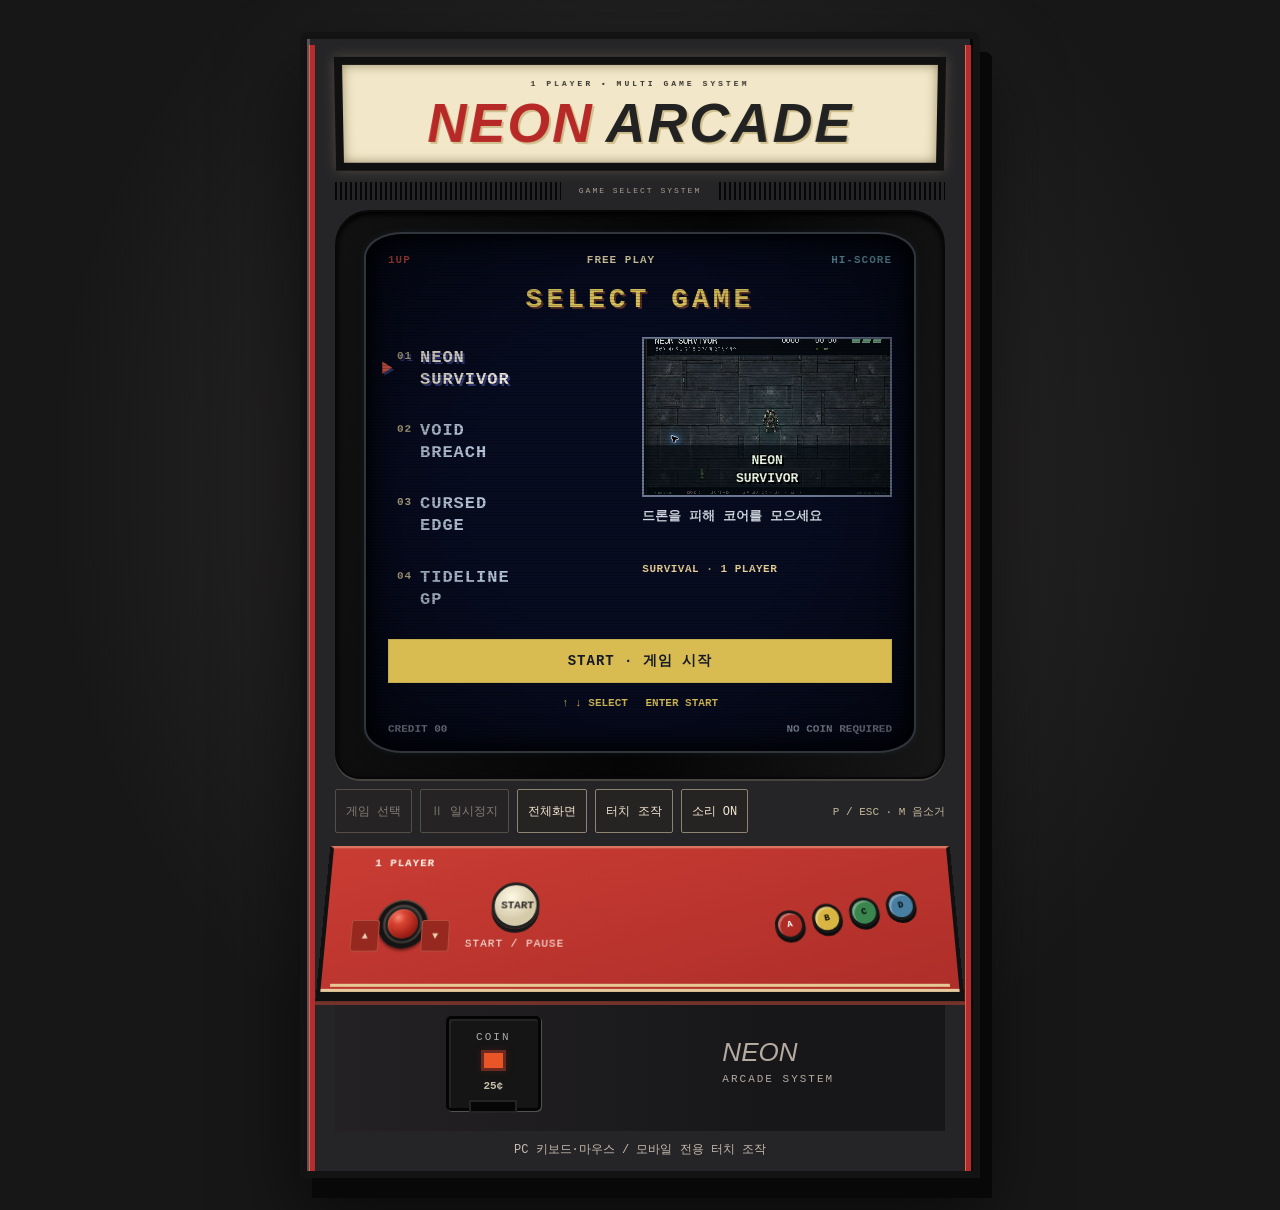
<file: index.html>
<!DOCTYPE html>
<html lang="ko">
<head>
  <meta charset="UTF-8">
  <meta name="viewport" content="width=device-width, initial-scale=1.0, viewport-fit=cover">
  <title>NEON ARCADE · 게임 선택</title>
  <link rel="stylesheet" href="style.css?v=indy-circuit">
</head>
<body>
  <section id="arcadeCabinet" class="arcade-menu" aria-label="네온 아케이드 오락기">
    <header class="marquee"><span>1 PLAYER • MULTI GAME SYSTEM</span><h1>NEON<span>ARCADE</span></h1></header>
    <div class="speaker-bar" aria-hidden="true"><span></span><b>GAME SELECT SYSTEM</b><span></span></div>
    <div class="cabinet-screen">
      <div id="arcadeMenu" class="menu-crt" aria-label="게임 선택">
        <div class="screen-score"><span>1UP</span><span>FREE PLAY</span><span>HI-SCORE</span></div>
        <h2>SELECT GAME</h2>
        <div class="select-layout"><div class="game-list" role="group" aria-label="게임 목록">
          <button id="selectNeon" class="game-option selected" aria-pressed="true"><span>01</span>NEON<br>SURVIVOR</button>
          <button id="selectVoid" class="game-option" aria-pressed="false"><span>02</span>VOID<br>BREACH</button>
          <button id="selectCursed" class="game-option" aria-pressed="false"><span>03</span>CURSED<br>EDGE</button>
          <button id="selectKart" class="game-option" aria-pressed="false"><span>04</span>TIDELINE<br>GP</button>
        </div><div class="game-preview"><div id="menuPreview" class="preview-picture"><span>NEON<br>SURVIVOR</span></div><p id="menuDescription">드론을 피해 코어를 모으세요</p><small id="menuAvailability">SURVIVAL · 1 PLAYER</small></div></div>
        <button type="button" id="menuLaunch" class="menu-launch">START · 게임 시작</button>
        <p id="menuStatus" class="menu-status" role="status" aria-live="polite">↑ ↓ SELECT　 ENTER START</p>
        <div class="screen-credit"><span>CREDIT 00</span><span>NO COIN REQUIRED</span></div>
      </div>
      <div id="fpsConsole" class="game-crt" hidden><iframe id="fpsFrame" title="VOID BREACH 3D FPS" allow="fullscreen; autoplay" allowfullscreen></iframe></div>
      <div id="cursedConsole" class="game-crt" hidden><iframe id="cursedFrame" title="CURSED EDGE 패링 액션" allow="fullscreen; autoplay" allowfullscreen></iframe></div>
      <div id="kartConsole" class="game-crt" hidden><iframe id="kartFrame" title="TIDELINE GP 카트 레이싱" allow="fullscreen; autoplay" allowfullscreen></iframe></div>
      <main id="gameConsole" hidden class="game-crt" aria-label="네온 서바이벌 게임 화면"><canvas tabindex="0" id="game" width="800" height="600" aria-label="네온 서바이벌 게임 화면">Canvas를 지원하는 브라우저에서 열어 주세요.</canvas><p id="neonStatus" class="neon-status" aria-label="현재 게임 기록"></p><div id="neonTouch" class="neon-touch"><div id="neonPad" role="application" aria-label="이동 조이스틱"><i></i></div><div class="neon-touch-actions"><button id="neonTouchPause" aria-label="일시정지 또는 재개">Ⅱ</button><button id="neonTouchRestart">다시 시작</button><button id="neonTouchRanks">TOP 10</button><button id="neonTouchSubmit" disabled>기록 등록</button></div></div></main>
    </div>
    <nav class="game-controls" aria-label="게임 제어"><button id="menuButton" disabled>게임 선택</button><button id="pauseButton" disabled>Ⅱ 일시정지</button><button id="cabinetFullscreen">전체화면</button><button id="touchMode" aria-pressed="false">터치 조작</button><button id="menuSound" aria-pressed="false">소리 ON</button><span>P / ESC · M 음소거</span></nav>
    <div class="control-deck">
      <div class="stick-control"><span class="player-label">1 PLAYER</span><button id="menuUp" aria-label="이전 게임">▲</button><span class="joystick" aria-hidden="true"><i class="stick-base"></i><span class="stick-arm"><i class="stick-ball"></i></span></span><button id="menuDown" aria-label="다음 게임">▼</button></div>
      <div class="start-control"><button id="arcadeStart" aria-label="게임 시작 또는 일시정지">START</button><span>START / PAUSE</span></div>
      <div class="action-buttons" aria-hidden="true"><i>A</i><i>B</i><i>C</i><i>D</i></div>
    </div>
    <div class="cabinet-front"><button type="button" id="coinInsert" class="coin-door" aria-label="동전 넣기"><span>COIN</span><i></i><b>25¢</b><span class="coin-return"></span></button><span class="cabinet-badge">NEON<br><b>ARCADE SYSTEM</b></span></div>
    <p class="platform-note">PC 키보드·마우스 / 모바일 전용 터치 조작</p>
  </section>
  <form id="rankForm" role="dialog" aria-modal="true" aria-labelledby="rankLabel" hidden>
    <label id="rankLabel" for="nickname">공개 닉네임 (1~8자)</label>
    <input id="nickname" name="nickname" maxlength="8" placeholder="익명" autocomplete="off" aria-describedby="rankPrivacy rankError">
    <p id="rankPrivacy">실명·학번·연락처를 입력하지 마세요. 닉네임과 점수가 공개됩니다.</p>
    <p id="rankError" role="alert" hidden></p>
    <button type="submit">기록 등록</button><button type="button" id="cancelRank">취소</button>
  </form>
  <script src="script.js?v=indy-item-tactics"></script>
</body>
</html>
</file>
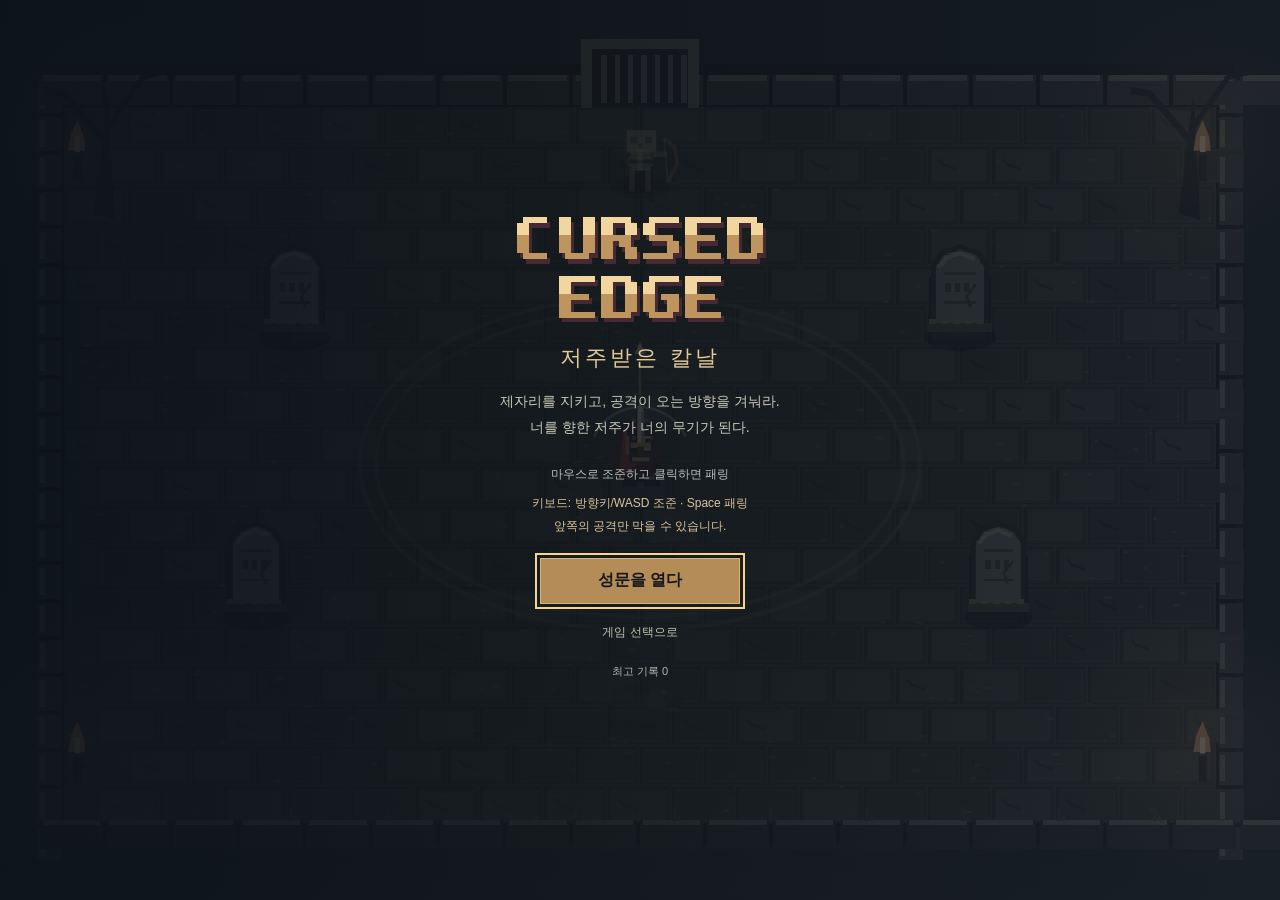
<file: cursed/index.html>
<!doctype html>
<html lang="ko">
<head><meta charset="utf-8"><meta name="viewport" content="width=device-width,initial-scale=1,viewport-fit=cover"><title>CURSED EDGE — 저주받은 칼날</title><link rel="stylesheet" href="style.css?v=20261119-mobile"></head>
<body class="intro">
<canvas id="game" tabindex="0" aria-label="저주받은 칼날 게임 경기장">Canvas를 지원하는 브라우저에서 실행해 주세요.</canvas>
<header><div><strong id="stage">성 밖 묘지</strong><span id="wave">WAVE 1 / 3</span></div><nav aria-label="게임 설정"><button id="pause" aria-label="일시정지">일시정지</button><button id="mute" aria-pressed="false">소리 ON</button><button id="fullscreen">전체화면</button></nav></header>
<div id="boss" hidden><span>저주받은 왕</span><div><i id="bossFill"></i></div></div>
<div id="notice" role="status"></div><div id="countdown" hidden aria-live="polite"></div><div id="impact" aria-hidden="true"></div>
<footer><div class="vitals"><span>생명</span><strong id="hp">5 / 5</strong><div id="hearts" aria-hidden="true"></div></div><div class="abilities"><span id="parryStatus">패링 준비</span><div><i id="parryFill"></i></div><small id="dashStatus">검 베기 · 자동</small></div><div class="score"><span id="combo">PARRY × 0</span><strong id="score">000000</strong><small id="timer">0:00</small></div></footer>
<div id="gesturePad" hidden aria-hidden="true"><i></i></div><p id="gestureTip">조준한 방향으로 패링 · 검 베기는 자동</p>
<section id="overlay" role="dialog" aria-modal="true" tabindex="-1" aria-labelledby="heading"><canvas id="logo" width="240" height="76" aria-hidden="true"></canvas><h1 id="heading" class="sr-only">CURSED EDGE</h1><h2 id="subtitle">저주받은 칼날</h2><p id="description">제자리를 지키고, 공격이 오는 방향을 겨눠라.<br>너를 향한 저주가 너의 무기가 된다.</p><div id="choices" hidden></div><div id="help"><p>끌어서 방향 조준 · 손을 떼면 패링<br>PC는 마우스로 조준하고 클릭하세요.</p><p class="hint">키보드: 방향키/WASD 조준 · Space 패링<br>앞쪽의 공격만 막을 수 있습니다.</p></div><button id="start" class="primary">성문을 열다</button><button id="back">게임 선택으로</button><p id="best">최고 기록 0</p></section>
<script type="module" src="game.js?v=20261119-mobile"></script>
</body></html>
</file>
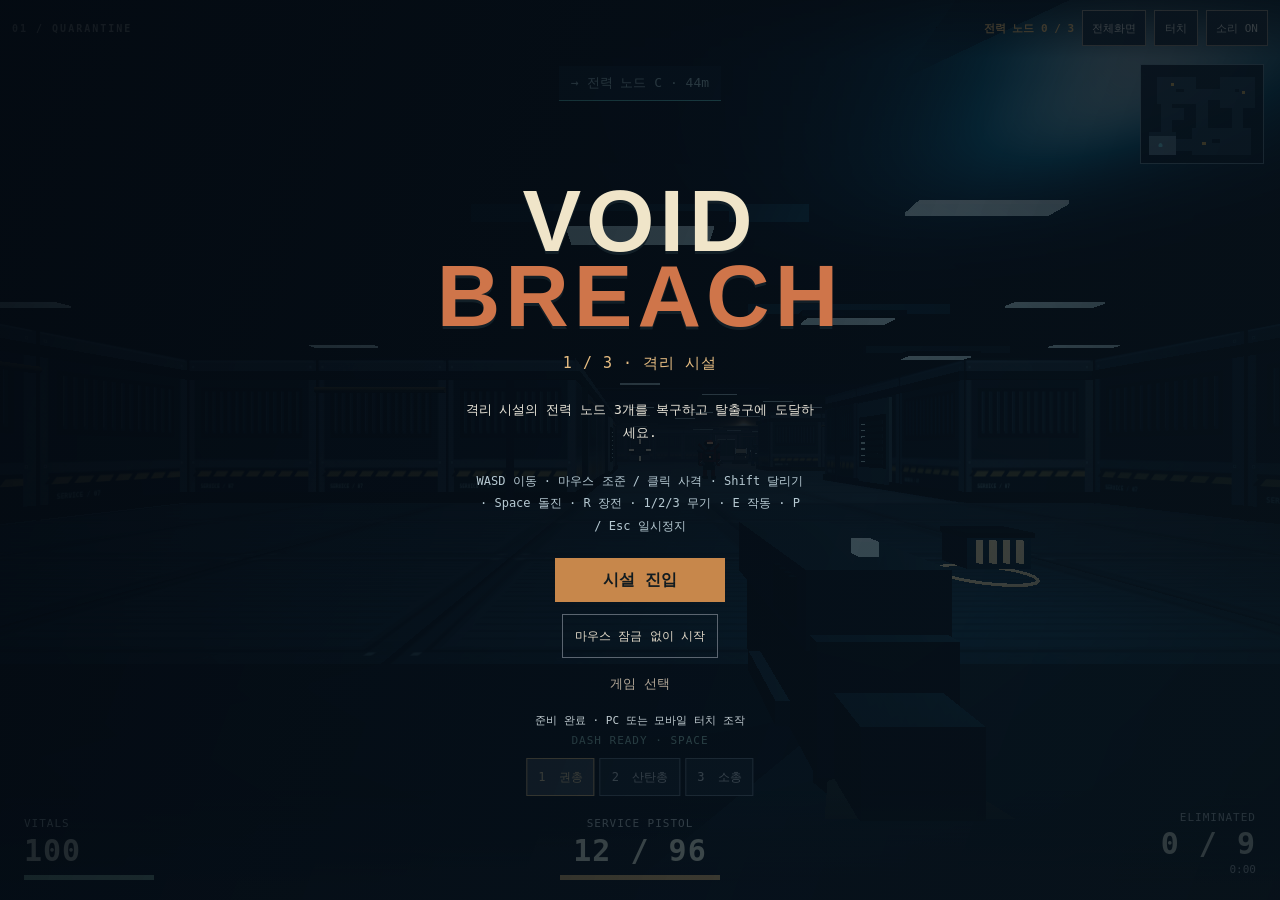
<file: fps/index.html>
<!doctype html><html lang="ko"><head><meta charset="utf-8"><meta name="viewport" content="width=device-width,initial-scale=1,viewport-fit=cover"><title>VOID BREACH</title><link rel="stylesheet" href="fps.css?v=20261119-mobile"></head><body>
<div id="view"></div><div id="vignette"></div><div id="damage"></div><div id="crosshair" aria-hidden="true"></div>
<header><b id="stageBadge">01 / QUARANTINE</b><span id="objective">시설 전력 복구 0 / 3</span><button id="fullscreen">전체화면</button><button id="touchToggle">터치</button><button id="mute">소리 ON</button></header>
<canvas id="map" width="155" height="125" aria-label="시설 지도"></canvas><div id="notice" role="status"></div><div id="waypoint"></div><div id="bossBar" hidden><span>중앙 수호기</span><div><i id="bossFill"></i></div></div><div id="dashStatus" role="status">DASH · SPACE</div><div id="hitText"></div><div id="reloadProgress" hidden><span>RELOADING</span><div><i id="reloadBar"></i></div></div><div id="prompt"></div><div id="hud"><div><small>VITALS</small><strong id="hp">100</strong><div class="stat-track"><i id="healthFill"></i></div></div><div><small id="weapon">SERVICE PISTOL</small><strong id="ammo">12 / 96</strong><div class="stat-track ammo-track"><i id="ammoFill"></i></div></div><div><small>ELIMINATED</small><strong id="kills">0 / 9</strong><span id="runTime">0:00</span></div></div>
<nav id="weaponSlots" aria-label="무기 선택"><button data-weapon="0" aria-pressed="true">1 <span>권총</span></button><button data-weapon="1" aria-pressed="false">2 <span>산탄총</span></button><button data-weapon="2" aria-pressed="false">3 <span>소총</span></button></nav><div id="touchControls"><div id="fpsPad" role="application" aria-label="이동 조이스틱"><i></i></div><button id="touchFire">FIRE</button><div class="touch-tools"><button id="touchDash">돌진</button><button id="touchReload">장전</button><button id="touchUse">작동</button><button id="touchWeapon">무기</button><button id="touchPause" aria-label="일시정지">Ⅱ</button></div></div><section id="overlay"><h1>VOID<br><em>BREACH</em></h1><h2 id="stageName">1 / 3 · 격리 시설</h2><p id="description">봉쇄된 시설의 전력 노드 3개를 복구하고<br>북동쪽 탈출구에 도달하세요.</p><p class="controls">WASD 이동 · 마우스 조준 / 클릭 사격<br>Shift 달리기 · Space 돌진 · R 장전 · 1/2/3 무기 · E 작동<br>Esc 일시정지 · M 음소거<br>빨간 칼날: 근접 돌진 / 파란 총병: 원거리 탄환</p><button id="enter">시설 진입</button><button id="dragMode">마우스 잠금 없이 시작</button><button id="back">게임 선택</button><p id="loadStatus">시설 데이터 불러오는 중…</p></section>
<script type="module" src="fps.js?v=20261119-mobile"></script></body></html>
</file>
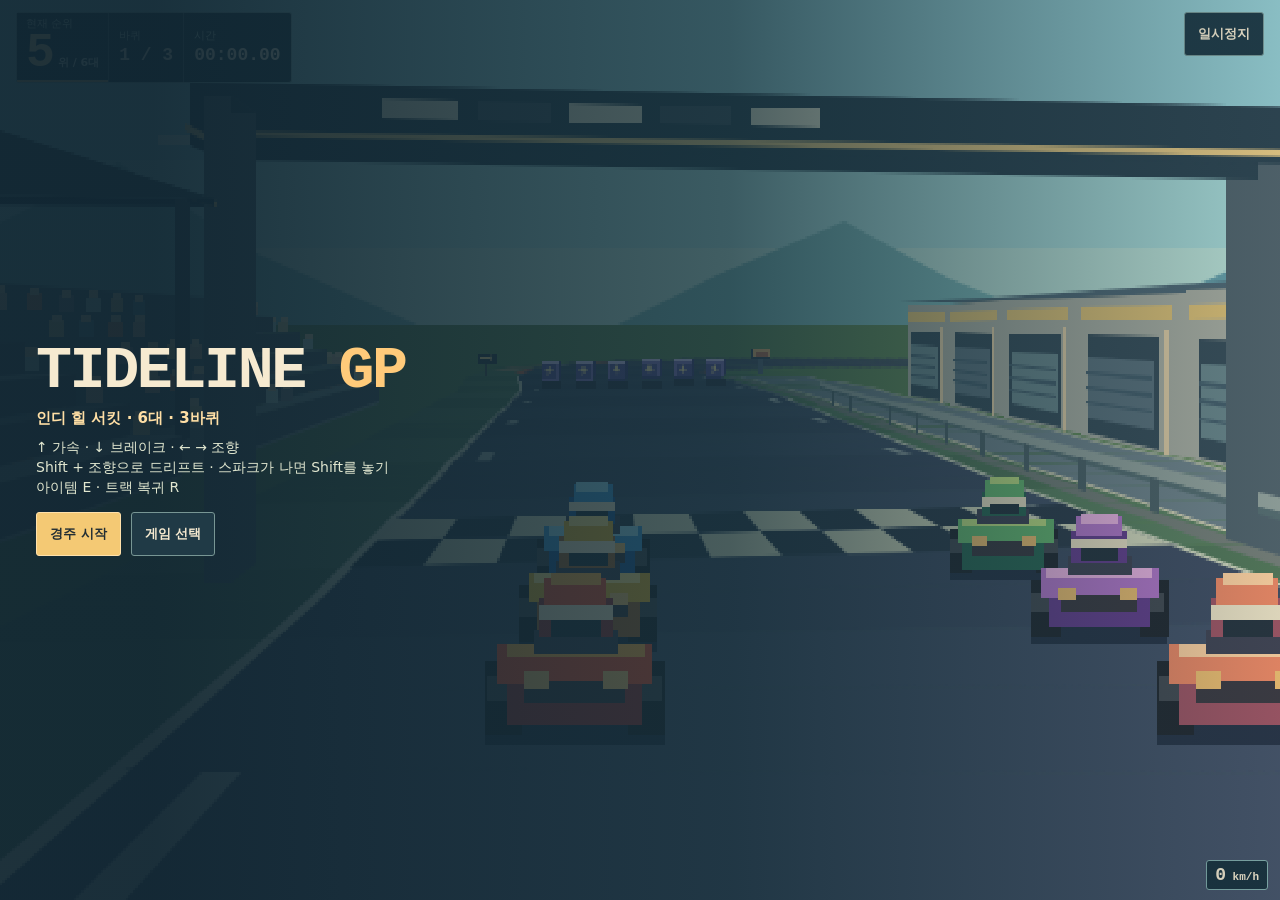
<file: kart/index.html>
<!doctype html>
<html lang="ko">
<head>
  <meta charset="utf-8">
  <meta name="viewport" content="width=device-width,initial-scale=1,viewport-fit=cover">
  <title>TIDELINE GP · 인디 힐 서킷</title>
  <link rel="stylesheet" href="race.css?v=10">
</head>
<body>
  <main class="cab" aria-label="타이드라인 그랑프리">
    <section class="view" aria-label="레이싱 화면">
      <canvas id="road" tabindex="0" aria-label="인디 힐 서킷 경주로">Canvas를 지원하는 브라우저에서 사용할 수 있습니다.</canvas>
      <div class="top">
        <dl class="instruments">
          <div class="position"><dt>현재 순위</dt><dd><strong id="place">5</strong><span class="place-total">위 / 6대</span></dd></div>
          <div class="race-metric"><dt>바퀴</dt><dd id="lap">1 / 3</dd></div>
          <div class="race-metric"><dt>시간</dt><dd id="time">00:00.00</dd></div>
        </dl>
        <figure id="courseMap" class="course-map" hidden>
          <canvas id="minimap" width="184" height="119" role="img" aria-label="인디 힐 코스의 카트 위치"></canvas>
          <figcaption><i class="map-player" aria-hidden="true"></i>내 카트</figcaption>
        </figure>
        <button type="button" id="pause">일시정지</button>
      </div>
      <aside class="item-dock" id="itemDock" aria-label="보유 아이템" hidden>
        <div class="item-slot" id="itemSlot">
          <small>아이템 <span id="itemCount">0 / 2</span></small>
          <ol class="item-rack" aria-live="polite">
            <li><span>1</span><strong id="heldItem">비어 있음</strong></li>
            <li><span>2</span><strong id="reserveItem">비어 있음</strong></li>
          </ol>
          <p class="item-hint" id="itemHint" hidden></p>
        </div>
        <p class="item-notice" id="itemNotice" role="status" hidden></p>
      </aside>
      <p class="item-warning" id="itemWarning" role="status" hidden></p>
      <p class="turn-hint" id="turnHint" hidden>U자 우회전</p>
      <div class="speed" aria-hidden="true"><span id="boost" hidden>BOOST</span><strong id="speed">0</strong> km/h</div>
      <div class="drift-status" id="driftStatus" hidden data-tier="0"><span id="driftLabel">드리프트</span><div class="drift-meter" aria-hidden="true"><i id="driftFill"></i></div></div>
      <div id="countdown" hidden aria-live="polite"></div>
      <p class="launch-hint" id="launchHint" hidden></p>
      <section class="overlay" id="overlay" aria-labelledby="title">
        <div class="panel">
          <h1 id="title">TIDELINE <span>GP</span></h1>
          <p id="course">인디 힐 서킷 · 6대 · 3바퀴</p>
          <p id="help">↑ 가속 · ↓ 브레이크 · ← → 조향 · Shift 드리프트</p>
          <p id="best" hidden></p>
          <button type="button" class="primary" id="start">경주 시작</button>
          <button type="button" id="recover" hidden>트랙 복귀</button>
          <button type="button" id="back">게임 선택</button>
        </div>
      </section>
    </section>
    <div class="touch-bar" id="touchControls" hidden aria-label="터치 주행 조작">
      <div class="steer">
        <button type="button" data-drive="left" aria-label="왼쪽으로 조향">←</button>
        <button type="button" data-drive="right" aria-label="오른쪽으로 조향">→</button>
      </div>
      <div class="pedals">
        <button type="button" data-drive="brake">브레이크</button>
        <button type="button" data-drive="drift">드리프트</button>
        <button type="button" id="useItem" aria-describedby="itemHint" disabled>아이템</button>
      </div>
    </div>
  </main>
  <script type="module" src="race.js?v=12"></script>
</body>
</html>
</file>
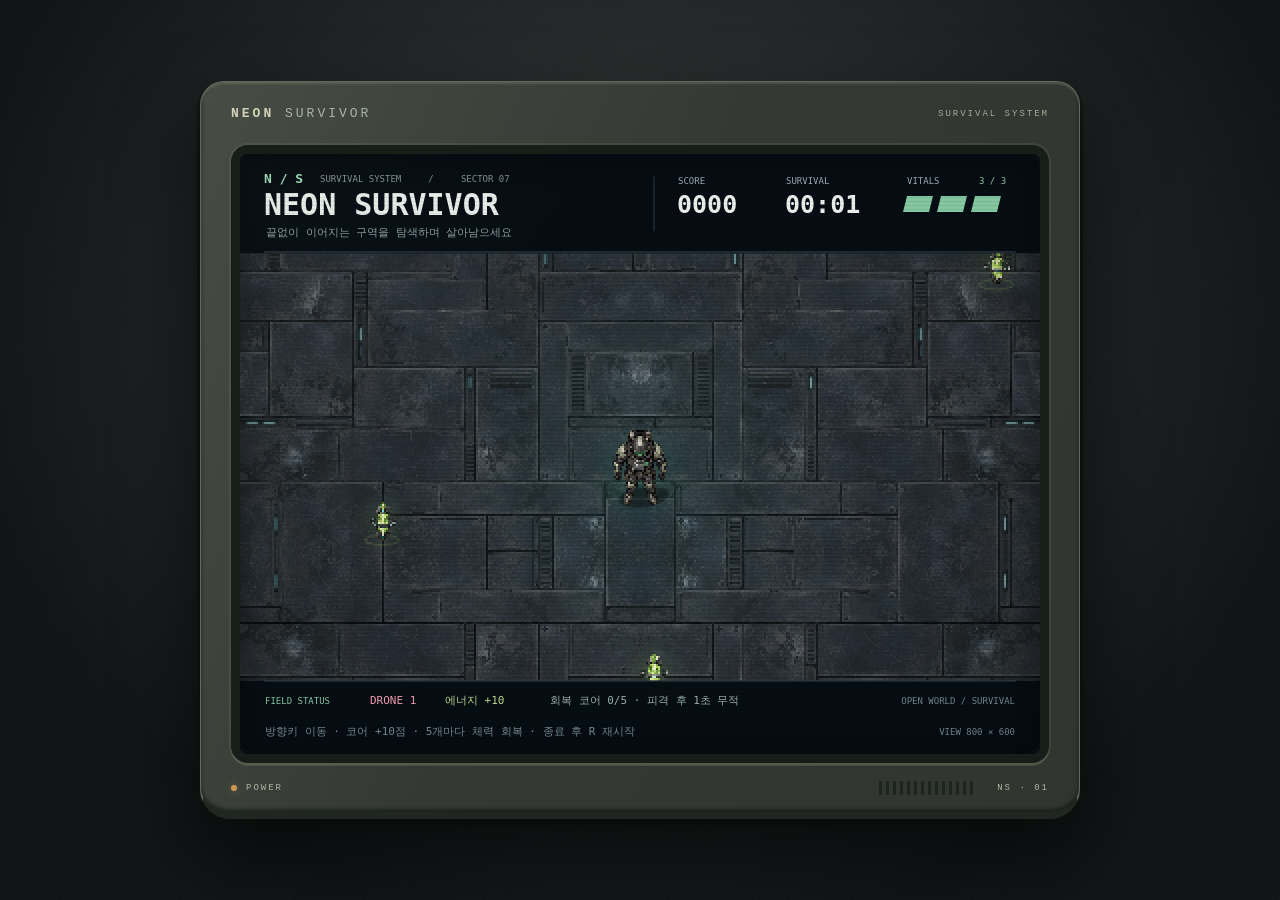
<file: debug-practice.html>
<!DOCTYPE html>
<html lang="ko">
<head>
  <meta charset="UTF-8">
  <meta name="viewport" content="width=device-width, initial-scale=1.0">
  <title>NEON SURVIVOR — DEBUG PRACTICE</title>
  <style>
* { box-sizing: border-box; }
body {
  margin: 0;
  min-height: 100vh;
  display: grid;
  place-items: center;
  padding: 32px 18px;
  color: #c3c1b4;
  font-family: "Courier New", monospace;
  background: repeating-linear-gradient(135deg, #ffffff02 0 1px, transparent 1px 5px), radial-gradient(ellipse at 50% 35%, #363a39, #111516 75%);
}
.console {
  width: min(880px, 100%);
  padding: 0 30px;
  border: 1px solid #63675f;
  border-bottom: 7px solid #202622;
  border-radius: 24px 24px 30px 30px;
  background: linear-gradient(115deg, #474d45, #343a33 45%, #30362f);
  box-shadow: inset 0 2px 2px #d5d4b933, inset 0 -2px 4px #0009, 0 36px 80px #0009, 0 3px 0 3px #121713;
}
.console-header, .console-footer { display: flex; align-items: center; }
.console-header { min-height: 63px; justify-content: space-between; gap: 12px; }
.console-logo { font-size: 13px; font-weight: bold; letter-spacing: 3px; color: #d4d2b8; }
.console-logo b { color: #a9b4a1; font-weight: normal; }
.console-model { font-size: 9px; letter-spacing: 2px; color: #a6aa98; }
.crt-screen {
  position: relative;
  overflow: hidden;
  border: 9px solid #171d18;
  border-radius: 17px;
  background: #050a09;
  box-shadow: 0 0 0 2px #777d6633, 0 3px 0 #a0a58b33, inset 0 0 20px #000;
}
.crt-screen::after {
  content: "";
  pointer-events: none;
  position: absolute;
  inset: 0;
  border-radius: inherit;
  background: repeating-linear-gradient(to bottom, transparent 0 3px, #00000012 3px 4px), linear-gradient(125deg, #d2ecd206, transparent 35%, transparent 75%, #02080210);
  box-shadow: inset 0 0 26px 4px #0005;
}
canvas { background: #07111a; display: block; width: 100%; height: auto; image-rendering: pixelated; }
.console-footer { height: 49px; gap: 9px; font-size: 9px; letter-spacing: 2px; color: #b1b49f; }
.power-light { width: 6px; height: 6px; border-radius: 50%; background: #cf9756; box-shadow: 0 0 6px #d6976666; }
.vent { height: 14px; width: 95px; margin-left: auto; margin-right: 14px; background: repeating-linear-gradient(90deg, #1e251f 0 3px, transparent 3px 7px); }
@media (max-width: 600px) {
  body { padding: 20px 8px; }
  .console { padding: 0 10px; border-radius: 16px; }
  .console-header { min-height: 45px; }
  .console-logo { font-size: 10px; letter-spacing: 1px; }
  .console-model { font-size: 7px; letter-spacing: 0; }
  .crt-screen { border-width: 5px; border-radius: 9px; }
  .console-footer { height: 35px; font-size: 8px; }
}

</style>
</head>
<body>
  <main class="console" aria-label="네온 서바이벌 레트로 게임 화면">
    <div class="console-header" aria-hidden="true"><span class="console-logo">NEON <b>SURVIVOR</b></span><span class="console-model">SURVIVAL SYSTEM</span></div>
    <div class="crt-screen">
      <canvas id="game" width="800" height="600" aria-label="네온 서바이벌 게임 화면">Canvas를 지원하는 브라우저에서 열어 주세요.</canvas>
    </div>
    <div class="console-footer" aria-hidden="true"><span class="power-light"></span><span>POWER</span><span class="vent"></span><span>NS · 01</span></div>
  </main>
  <script>
// 생성한 배경·투명 스프라이트와 Canvas 조명을 조합한 게임 루프 화면입니다.
const canvas = document.getElementById("game");
const screenCtx = canvas.getContext("2d");
const worldCanvas = document.createElement("canvas");
worldCanvas.width = 400; worldCanvas.height = 300;
const worldCtx = worldCanvas.getContext("2d");
let ctx = worldCtx;
const player = { x: 377, y: 292, size: 46, color: "#31ffa6", spriteWidth: 90, spriteHeight: 90, direction: 0, moving: false };
// 직접 튜닝할 값: 한 프레임의 기준 이동량입니다. 1, 3, 5 등을 비교해 보세요.
let droneSpeed = 1.15;
const droneSpeedInterval = 20; // 이 시간(초)마다 속도를 올립니다.
const droneSpeedStep = 0.1;
const maxDroneSpeedMultiplier = 1.8;
// 난이도 설정: 드론 4대, 이전 기준보다 이동 속도 15% 증가.
const initialEnemyCount = 4;
const enemyCountInterval = 10; // 10초마다 드론 한 대를 추가합니다.
const maxEnemyCount = 12;
const droneSize = { width: 82, height: 52 };
// 충돌 실습 중에는 true, 최종 제출 때는 false로 바꿉니다.
let showHitbox = false;
// 직접 튜닝할 플레이어 속도입니다. 드론 속도와 별개입니다.
let playerSpeed = 2;
const keys = {};
// camera는 월드에서 화면 왼쪽 위가 가리키는 위치입니다.
const camera = { x: 0, y: 0 };
let walkFrame = 0;
let sideWalkFrame = 0;
const sideWalkFrameMs = 320; // 좌우 보행은 한 자세를 더 오래 표시합니다.
const sideWalkFrames = [{"x":224,"y":64,"w":512,"h":747},{"x":1016,"y":81,"w":545,"h":723}];
// 균등 분할 대신 실제 그림 경계를 사용해 다음 행의 머리가 섞이지 않게 합니다.
const idleFrames = [
  { x: 91, y: 18, w: 211, h: 293 },
  { x: 130, y: 367, w: 155, h: 316 },
  { x: 102, y: 714, w: 157, h: 315 },
  { x: 89, y: 1061, w: 216, h: 324 }
];
const walkingFrames = [
  [{ x:159,y:64,w:209,h:315 }, { x:655,y:64,w:210,h:315 }],
  [{ x:151,y:425,w:231,h:309 }, { x:651,y:424,w:222,h:311,flip:true }],
  [{ x:160,y:779,w:240,h:307 }, { x:627,y:780,w:240,h:303,flip:true }],
  [{ x:162,y:1137,w:205,h:332 }, { x:661,y:1136,w:198,h:332 }]
];
const enemies = [];
let motionFrame = 0;
let floorPattern = null;
const mapChunkSize = 640;
const itemChunks = new Map();
let visibleCores = [];
// 코어 한 개당 10점입니다.
let score = 0;
let gameState = "playing";
const maxHealth = 3;
let health = maxHealth;
let collectedCoreCount = 0;
let invincibleUntil = 0;
let startTime = null;
let elapsedSeconds = 0;
// 개수만 바꾸면 이동·그리기 반복문을 고치지 않아도 됩니다.
for (let i = 0; i < initialEnemyCount; i++) {
  enemies.push({
    x: 0, y: 0, vx: 0, vy: 0,
    speed: 0.8 + (i % 3) * 0.125,
    active: false, spawnDelay: i * 100
  });
}

// 같은 모양과 조명을 반복해서 그릴 수 있도록 작은 함수로 나눕니다.
function polygon(points, fill, stroke) {
  ctx.beginPath();
  points.forEach(([x, y], i) => i ? ctx.lineTo(x, y) : ctx.moveTo(x, y));
  ctx.closePath();
  if (fill) { ctx.fillStyle = fill; ctx.fill(); }
  if (stroke) { ctx.strokeStyle = stroke; ctx.stroke(); }
}
function circle(x, y, r, fill, stroke) {
  ctx.beginPath(); ctx.arc(x, y, r, 0, Math.PI * 2);
  if (fill) { ctx.fillStyle = fill; ctx.fill(); }
  if (stroke) { ctx.strokeStyle = stroke; ctx.stroke(); }
}
function line(x, y, x2, y2, color, width = 1) {
  ctx.strokeStyle = color; ctx.lineWidth = width;
  ctx.beginPath(); ctx.moveTo(x, y); ctx.lineTo(x2, y2); ctx.stroke();
  ctx.lineWidth = 1;
}
function label(text, x, y, size = 12, color = "#9cabb6", weight = "normal") {
  ctx.fillStyle = color; ctx.font = `${weight} ${size}px monospace`; ctx.fillText(text, x, y);
}
function glow(x, y, radius, color) {
  const light = ctx.createRadialGradient(x, y, 0, x, y, radius);
  light.addColorStop(0, color); light.addColorStop(1, "rgba(0,0,0,0)");
  ctx.fillStyle = light; ctx.fillRect(x - radius, y - radius, radius * 2, radius * 2);
}

// 모든 이미지 로딩을 마치면 게임 루프를 한 번만 시작합니다.
const floorImage = new Image();
const survivorImage = new Image();
const survivorWalkImage = new Image();
const survivorSideImage = new Image();
const droneImage = new Image();
const energyImage = new Image();
let pendingImages = 6;
function finishImageLoad() {
  pendingImages -= 1;
  if (pendingImages === 0) requestAnimationFrame(gameLoop);
}
for (const [image, path] of [
  [floorImage, "assets/floor-tile.jpg"],
  [survivorImage, "assets/survivor-directions.png"],
  [survivorWalkImage, "assets/survivor-walk.png"],
  [survivorSideImage, "assets/survivor-sidewalk.png"],
  [droneImage, "assets/drone-directions.png"],
  [energyImage, "assets/energy-core.png"]
]) {
  image.onload = finishImageLoad;
  image.onerror = finishImageLoad;
  image.src = path;
}

// 좌우 보행은 양발이 교차하는 전신 스프라이트만 사용합니다.
function drawSideWalk(px, py) {
  const frame = sideWalkFrames[sideWalkFrame];
  const height = 76;
  const width = frame.w * height / frame.h;
  ctx.save();
  ctx.translate(px, py + 38);
  // 두 원본 모두 왼쪽을 봅니다. 오른쪽은 전신을 함께 반사합니다.
  if (player.direction === 2) ctx.scale(-1, 1);
  ctx.drawImage(survivorSideImage, frame.x, frame.y, frame.w, frame.h,
    -width / 2, -height, width, height);
  ctx.restore();
}

// 그림의 투명 여백을 제외한 몸통을 판정합니다. 좌표는 그림과 같은 월드 좌표입니다.
function playerHitbox() {
  return { x: player.x + player.size / 2 - 14,
    y: player.y + player.size / 2 - 25, width: 28, height: 58 };
}
function enemyHitbox(enemy) {
  return { x: enemy.x - 24, y: enemy.y - 14, width: 48, height: 28 };
}
// 가로와 세로가 모두 겹쳐야 충돌입니다. 테두리만 맞닿은 상태는 제외합니다.
function checkCollision(a, b) {
  return a.x < b.x + b.width &&
    a.x + a.width > b.x &&
    a.y < b.y + b.height &&
    a.y + a.height > b.y;
}
// 무적 시간이 끝난 뒤 닿으면 한 번만 체력을 줄입니다.
function checkEnemyCollisions(now) {
  if (gameState !== "playing" || now < invincibleUntil) return;
  const body = playerHitbox();
  for (const enemy of enemies) {
    if (enemy.active && checkCollision(body, enemyHitbox(enemy))) {
      health -= 1;
      invincibleUntil = now + 1000;
      if (health === 0) {
        gameState = "gameover";
        player.moving = false;
        releaseKeys();
      }
      break; // 같은 순간 여러 적에게 닿아도 체력은 한 칸만 줄어듭니다.
    }
  }
}
// 코어의 빛과 투명 여백을 제외한 가운데 부분으로 획득을 판정합니다.
function coreHitbox(core) {
  return { x: core.x - 14, y: core.y - 18, width: 28, height: 36 };
}
function collectCores() {
  if (gameState !== "playing") return;
  const body = playerHitbox();
  for (const core of visibleCores) {
    if (!core.collected && checkCollision(body, coreHitbox(core))) {
      core.collected = true; // 다음 프레임에 같은 코어로 점수가 또 오르지 않게 합니다.
      score += 10;
      collectedCoreCount += 1;
      if (collectedCoreCount % 5 === 0) health = Math.min(maxHealth, health + 1);
    }
  }
  // 구역에 저장된 원본에도 획득 표시가 남아 다시 와도 되살아나지 않습니다.
  visibleCores = visibleCores.filter(core => !core.collected);
}

function drawHitboxes() {
  if (!showHitbox) return;
  ctx.save();
  ctx.strokeStyle = "#ff5050";
  ctx.lineWidth = 2;
  const boxes = [playerHitbox()];
  for (const enemy of enemies) {
    if (enemy.active) boxes.push(enemyHitbox(enemy));
  }
  for (const core of visibleCores) boxes.push(coreHitbox(core));
  for (const box of boxes) ctx.strokeRect(box.x, box.y, box.width, box.height);
  ctx.restore();
}

function drawScene() {
ctx = worldCtx;
ctx.setTransform(0.5, 0, 0, 0.5, 0, 0);
ctx.imageSmoothingEnabled = false;

ctx.fillStyle = "#17232b"; ctx.fillRect(0, 0, 800, 600);
ctx.save();
ctx.beginPath(); ctx.rect(0, 99, 800, 428); ctx.clip();
// 바깥은 화면 좌표로 자르고, 안쪽 장면은 월드 좌표로 그립니다.
ctx.translate(-camera.x, -camera.y);
if (floorImage.complete && floorImage.naturalWidth > 0) {
  // 패턴은 첫 프레임에 한 번만 만들어 재사용합니다.
  if (!floorPattern) {
  // 반사 타일은 맞닿는 가장자리의 픽셀을 연결합니다.
  const tileSize = 400;
  const tile = document.createElement("canvas");
  tile.width = tileSize * 2; tile.height = tileSize * 2;
  const tileCtx = tile.getContext("2d");
  for (let row = 0; row < 2; row++) {
    for (let col = 0; col < 2; col++) {
      tileCtx.save();
      tileCtx.translate(col ? tileSize * 2 : 0, row ? tileSize * 2 : 0);
      tileCtx.scale(col ? -1 : 1, row ? -1 : 1);
      tileCtx.drawImage(floorImage, 0, 0, tileSize, tileSize);
      tileCtx.restore();
    }
  }
  // repeat 패턴으로 가로·세로 모두 반복합니다. 월드 좌표 원점을 기준으로 반복합니다.
  floorPattern = ctx.createPattern(tile, "repeat");
  }
  ctx.fillStyle = floorPattern;
  ctx.fillRect(camera.x, camera.y + 99, 800, 428);
  ctx.fillStyle = "rgba(5,17,24,0.28)"; ctx.fillRect(camera.x, camera.y + 99, 800, 428);
} else {
  label("배경 이미지를 불러오지 못했습니다", 24, 130, 12);
}
glow(camera.x + 400,camera.y + 310,270,"rgba(31,128,129,0.12)");
// 생존자: 투명 이미지의 바깥 여백을 제외하고 몸체를 그립니다.
const px = player.x + player.size / 2, py = player.y + player.size / 2;
glow(px, py + 10, 65, "rgba(38,255,174,0.12)");
ctx.fillStyle = "#00000065";
ctx.beginPath(); ctx.ellipse(px + 4, py + 30, 25, 10, -0.15, 0, Math.PI * 2); ctx.fill();
if (survivorImage.naturalWidth > 0) {
  if (player.moving && (player.direction === 1 || player.direction === 2) && survivorSideImage.naturalWidth > 0) {
    drawSideWalk(px, py);
  } else {
  const walking = player.moving && survivorWalkImage.naturalWidth > 0;
  const frame = walking ? walkingFrames[player.direction][walkFrame] : idleFrames[player.direction];
  const image = walking ? survivorWalkImage : survivorImage;
  const height = 76;
  const width = frame.w * height / frame.h;
  // 모든 프레임의 발 기준점을 맞춰 걷는 동안 몸이 위아래로 튀지 않게 합니다.
  ctx.save();
  ctx.translate(px, py + 38);
  if (frame.flip) ctx.scale(-1, 1);
  ctx.drawImage(image, frame.x, frame.y, frame.w, frame.h, -width / 2, -height, width, height);
  ctx.restore();
  }
} else label("생존자 이미지 로딩 실패", px - 65, py, 11, "#ffb8b8");

// 드론: 진행 방향에 해당하는 행과 추진기 모션 프레임을 그립니다.
for (const enemy of enemies) {
  if (!enemy.active) continue;
  glow(enemy.x, enemy.y + 7, 55, "rgba(255,45,100,0.10)");
  ctx.fillStyle = "#00000055";
  ctx.beginPath(); ctx.ellipse(enemy.x + 4, enemy.y + 23, 32, 11, 0, 0, Math.PI * 2); ctx.fill();
  if (droneImage.naturalWidth > 0) {
    const row = Math.abs(enemy.vx) >= Math.abs(enemy.vy)
      ? (enemy.vx < 0 ? 1 : 2) : (enemy.vy < 0 ? 3 : 0);
    const cellWidth = droneImage.naturalWidth / 3;
    const cellHeight = droneImage.naturalHeight / 4;
    ctx.drawImage(droneImage, motionFrame * cellWidth, row * cellHeight, cellWidth, cellHeight,
      enemy.x - droneSize.width / 2, enemy.y - droneSize.width / 2,
      droneSize.width, droneSize.width);
  } else {
    label("드론 이미지 로딩 실패", enemy.x - 60, enemy.y, 11, "#ffb8b8");
  }
}

// 현재 구역과 인접 구역의 아직 획득하지 않은 코어만 그립니다.
for (const core of visibleCores) {
  const ex = core.x, ey = core.y;
  if (ex < camera.x - 40 || ex > camera.x + 840 || ey < camera.y + 59 || ey > camera.y + 567) continue;
  glow(ex, ey, 40, "rgba(166,255,86,0.13)");
  ctx.strokeStyle = "#b4ec7455";
  ctx.beginPath(); ctx.ellipse(ex, ey + 19, 17, 5, 0, 0, Math.PI * 2); ctx.stroke();
  if (energyImage.naturalWidth > 0) {
    ctx.drawImage(energyImage, 0, 0, energyImage.naturalWidth / 2, energyImage.naturalHeight / 2,
      ex - 27, ey - 27, 54, 54);
  } else circle(ex, ey, 8, "#baff75");
}
// 먼지와 빛 입자를 고정 좌표에 그립니다.
for(let i=0;i<32;i++) {
  const x=camera.x+60+(i*137)%680,y=camera.y+170+(i*71)%300;
  ctx.fillStyle=i%3===0?"#b8e3d750":"#b6c7ce18";ctx.fillRect(x,y,1,i%4===0?3:1);
}
// 주변을 약하게 어둡게 해 중앙을 강조합니다.
const vignette=ctx.createRadialGradient(camera.x+400,camera.y+310,140,camera.x+400,camera.y+310,440);
vignette.addColorStop(0,"#00000000");vignette.addColorStop(1,"#00000035");
ctx.fillStyle=vignette;ctx.fillRect(camera.x,camera.y+99,800,428);

// 그림과 같은 카메라 변환 안에서 판정 영역을 그립니다.
drawHitboxes();

// 저해상도 월드를 두 배로 확대합니다. HUD는 화면에 고정합니다.
ctx.restore();
screenCtx.imageSmoothingEnabled = false;

screenCtx.drawImage(worldCanvas, 0, 0, 800, 600);
ctx = screenCtx;
ctx.fillStyle="rgba(6,12,18,0.94)";ctx.fillRect(0,0,800,99);ctx.fillRect(0,527,800,73);
line(24,98,776,98,"#36434b");line(24,527,776,527,"#36434b");
label("N / S",24,29,13,"#9fddb9","bold");
label("SURVIVAL SYSTEM     /     SECTOR 07",80,28,9,"#849695");
label("NEON SURVIVOR",24,61,30,"#e5ebe6","bold");
label("끝없이 이어지는 구역을 탐색하며 살아남으세요",26,82,11,"#8a9d9f");
line(414,22,414,77,"#303a43");
label("SCORE",438,30,9);label(String(score).padStart(4, "0"),437,59,25,"#e9efea","bold");
label("SURVIVAL",546,30,9);label(formatTime(elapsedSeconds),545,59,25,"#e9efea","bold");
label("VITALS",667,30,9);label(health + " / " + maxHealth,739,30,9,"#94c9a4");
for(let i=0;i<3;i++) {
  polygon([[667+i*34,42],[693+i*34,42],[689+i*34,58],[663+i*34,58]],i < health ? "#83c6a0" : "#293a36");
}
label(gameState === "playing" && Date.now() < invincibleUntil ? "SHIELD ACTIVE" : "FIELD STATUS",25,550,9,"#83c6a0");
label("DRONE " + enemies.filter(e => e.active).length,130,550,11,"#f49aaf");label("에너지 +10",205,550,11,"#bddc8e");
label("회복 코어 " + (collectedCoreCount % 5) + "/5 · 피격 후 1초 무적",310,550,11,"#9bafae");
ctx.textAlign="right";label("OPEN WORLD / SURVIVAL",775,550,9,"#738a91");ctx.textAlign="left";
label("방향키 이동 · 코어 +10점 · 5개마다 체력 회복 · 종료 후 R 재시작",25,581,11,"#778b94");
ctx.textAlign="right";label("VIEW 800 × 600",775,581,9,"#778b94");ctx.textAlign="left";

}

// 드론은 완전히 보이지 않는 바깥쪽에서 생성하고 플레이어 주변을 향해 진입합니다.
function spawnDrone(enemy) {
  const margin = 75;
  const side = Math.floor(Math.random() * 4);
  if (side === 0 || side === 1) {
    enemy.x = camera.x + (side === 0 ? -margin : canvas.width + margin);
    enemy.y = camera.y + 99 + Math.random() * 428;
  } else {
    enemy.x = camera.x + Math.random() * canvas.width;
    enemy.y = camera.y + (side === 2 ? 99 - margin : 527 + margin);
  }
  const targetX = player.x + player.size / 2 + (Math.random() - 0.5) * 200;
  const targetY = player.y + player.size / 2 + (Math.random() - 0.5) * 140;
  const dx = targetX - enemy.x, dy = targetY - enemy.y;
  const distance = Math.hypot(dx, dy) || 1;
  const speed = enemy.speed;
  enemy.vx = dx / distance * speed;
  enemy.vy = dy / distance * speed;
  enemy.active = true;
}
// 이전 속도에 곱하지 않고 초기 속도를 기준으로 10%씩 더합니다.
function getDroneSpeedMultiplier() {
  return Math.min(maxDroneSpeedMultiplier,
    1 + Math.floor(elapsedSeconds / droneSpeedInterval) * droneSpeedStep);
}
function updateEnemyCount() {
  if (gameState !== "playing") return;
  const targetCount = Math.min(maxEnemyCount,
    initialEnemyCount + Math.floor(elapsedSeconds / enemyCountInterval));
  // 시간이 여러 구간 지났어도 현재 목표 수까지만 보충합니다.
  while (enemies.length < targetCount) {
    const index = enemies.length;
    enemies.push({ x: 0, y: 0, vx: 0, vy: 0,
      speed: 0.8 + (index % 3) * 0.125, active: false, spawnDelay: 0 });
  }
}
function updateDrones() {
  const currentDroneSpeed = droneSpeed * getDroneSpeedMultiplier();
  for (const enemy of enemies) {
    if (!enemy.active) {
      if (enemy.spawnDelay > 0) { enemy.spawnDelay--; continue; }
      spawnDrone(enemy);
    }
    enemy.x += enemy.vx * currentDroneSpeed;
    enemy.y += enemy.vy * currentDroneSpeed;
    // 충분히 멀어진 적은 즉시 순간이동시키지 않고 잠시 뒤 새로 진입시킵니다.
    if (enemy.x < camera.x - 180 || enemy.x > camera.x + 980 ||
        enemy.y < camera.y - 81 || enemy.y > camera.y + 707) {
      enemy.active = false;
      enemy.spawnDelay = 45 + Math.floor(Math.random() * 90);
    }
  }
}

// 구역 첫 방문 때 난수로 생성합니다. 유지 중인 구역에서는 위치가 흔들리지 않습니다.
function updateMapItems() {
  const minX = Math.floor(camera.x / mapChunkSize) - 1;
  const maxX = Math.floor((camera.x + 800) / mapChunkSize) + 1;
  const minY = Math.floor((camera.y + 99) / mapChunkSize) - 1;
  const maxY = Math.floor((camera.y + 527) / mapChunkSize) + 1;
  const activeKeys = new Set();
  visibleCores = [];
  for (let cy = minY; cy <= maxY; cy++) {
    for (let cx = minX; cx <= maxX; cx++) {
      const key = cx + ":" + cy;
      activeKeys.add(key);
      if (!itemChunks.has(key)) {
        const cores = [];
        for (let i = 0; i < 2; i++) {
          // 두 코어는 구역의 서로 다른 절반에서 무작위 위치를 고릅니다.
          cores.push({ x: cx * mapChunkSize + 50 + i * 320 + Math.random() * 220,
            y: cy * mapChunkSize + 60 + Math.random() * 520 });
        }
        itemChunks.set(key, cores);
      }
      visibleCores.push(...itemChunks.get(key).filter(core => !core.collected));
    }
  }
  // 장시간 탐색해도 메모리가 계속 늘지 않도록 먼 구역의 기록을 정리합니다.
  for (const key of itemChunks.keys()) {
    if (itemChunks.size <= 128) break;
    if (!activeKeys.has(key)) itemChunks.delete(key);
  }
}

function formatTime(seconds) {
  return String(Math.floor(seconds / 60)).padStart(2, "0") + ":" + String(seconds % 60).padStart(2, "0");
}
// 새 루프를 만들지 않고, 이번 판의 값만 처음 상태로 되돌립니다.
function resetGame() {
  score = 0;
  health = maxHealth;
  collectedCoreCount = 0;
  invincibleUntil = 0;
  startTime = null;
  elapsedSeconds = 0;
  player.x = 377; player.y = 292;
  player.direction = 0; player.moving = false;
  walkFrame = 0; sideWalkFrame = 0; motionFrame = 0;
  releaseKeys();
  enemies.length = 0;
  for (let i = 0; i < initialEnemyCount; i++) {
    enemies.push({x: 0, y: 0, vx: 0, vy: 0, speed: 0.8 + (i % 3) * 0.125,
      active: false, spawnDelay: i * 100});
  }
  itemChunks.clear();
  visibleCores = [];
  updateCamera();
  updateMapItems();
  gameState = "playing";
}
function drawGameOver() {
  ctx = screenCtx;
  ctx.save();
  ctx.fillStyle = "rgba(3,10,16,0.86)";
  ctx.fillRect(0,99,800,428);
  ctx.strokeStyle = "#83c6a0"; ctx.lineWidth = 2;
  ctx.strokeRect(170,195,460,230);
  ctx.textAlign = "center";
  label("GAME OVER",400,255,42,"#e5ebe6","bold");
  label("최종 점수: " + score,400,305,22,"#bddc8e");
  label("생존 시간: " + formatTime(elapsedSeconds),400,340,16,"#9bafae");
  label("R 키를 눌러 다시 시작",400,390,17,"#e5ebe6");
  ctx.restore();
}
function gameLoop(timestamp) {
  // ① 지우기: 화면과 저해상도 월드의 지난 프레임을 없앱니다.
  worldCtx.setTransform(1, 0, 0, 1, 0, 0);
  worldCtx.clearRect(0, 0, worldCanvas.width, worldCanvas.height);
  screenCtx.clearRect(0, 0, canvas.width, canvas.height);

  // ② 계산: 드론 위치와 표시할 모션 프레임을 갱신합니다.
  if (gameState === "playing") {
    const now = Date.now();
    if (startTime === null) startTime = now;
    elapsedSeconds = Math.max(0, Math.floor((now - startTime) / 1000));
    updatePlayer();
    updateCamera();
    updateMapItems();
    updateEnemyCount();
    updateDrones();
    checkEnemyCollisions(now);
    collectCores();
    walkFrame = player.moving ? Math.floor(timestamp / 180) % 2 : 0;
    sideWalkFrame = player.moving ? Math.floor(timestamp / sideWalkFrameMs) % 2 : 0;
    if (gameState === "playing") motionFrame = Math.floor(timestamp / 160) % 3;
  }

  // ③ 그리기: 배경, 캐릭터, 아이템, HUD를 다시 그립니다.
  drawScene();
  if (gameState === "gameover") drawGameOver();

  // ④ 다음 프레임 예약: 루프는 이 한 곳에서만 반복합니다.
  requestAnimationFrame(gameLoop);
}


// 방식 B: 이벤트에서는 키 상태만 기록하고, 위치 계산은 루프에서 합니다.
const controlKeys = ["ArrowLeft", "ArrowRight", "ArrowUp", "ArrowDown", " "];
document.addEventListener("keydown", function (e) {
  if ((e.key === "r" || e.key === "R") && gameState === "gameover" && !e.repeat) {
    e.preventDefault();
    resetGame();
    return;
  }
  if (controlKeys.includes(e.key)) {
    e.preventDefault();
    keys[e.key] = true;
  }
});
document.addEventListener("keyup", function (e) {
  if (controlKeys.includes(e.key)) {
    e.preventDefault();
    keys[e.key] = false;
  }
});
function releaseKeys() {
  for (const key of Object.keys(keys)) keys[key] = false;
}
// 탭을 바꾸거나 창 밖에서 손을 뗐을 때 계속 이동하는 현상을 막습니다.
window.addEventListener("blur", releaseKeys);
document.addEventListener("visibilitychange", function () {
  if (document.hidden) releaseKeys();
});

function updatePlayer() {
  let moveX = 0;
  let moveY = 0;
  // 각 if를 따로 검사하므로 두 키를 누르면 대각선으로 이동합니다.
  if (keys["ArrowLeft"]) moveX = moveX - 1;
  if (keys["ArrowRight"]) moveX = moveX + 1;
  if (keys["ArrowUp"]) moveY = moveY - 1;
  if (keys["ArrowDown"]) moveY = moveY + 1;
  const length = Math.hypot(moveX, moveY);
  if (length > 0) {
    // 대각선에서도 직선과 같은 속도를 유지합니다.
    player.x = player.x + moveX / length * playerSpeed;
    player.y = player.y + moveY / length * playerSpeed;
  }
  player.moving = length > 0;
  // 마지막 방향을 유지하므로 손을 떼어도 대기 자세가 같은 방향을 바라봅니다.
  if (moveY < 0) player.direction = 3;
  else if (moveY > 0) player.direction = 0;
  else if (moveX < 0) player.direction = 1;
  else if (moveX > 0) player.direction = 2;
  // 월드 이동에는 화면 크기를 기준으로 한 벽이나 제한을 두지 않습니다.
}

function updateCamera() {
  // 플레이어를 HUD 아래의 게임 영역 중앙에 유지합니다.
  camera.x = Math.round(player.x + player.size / 2 - canvas.width / 2);
  camera.y = Math.round(player.y + player.size / 2 - (99 + 428 / 2));
}

</script>
</body>
</html>
</file>
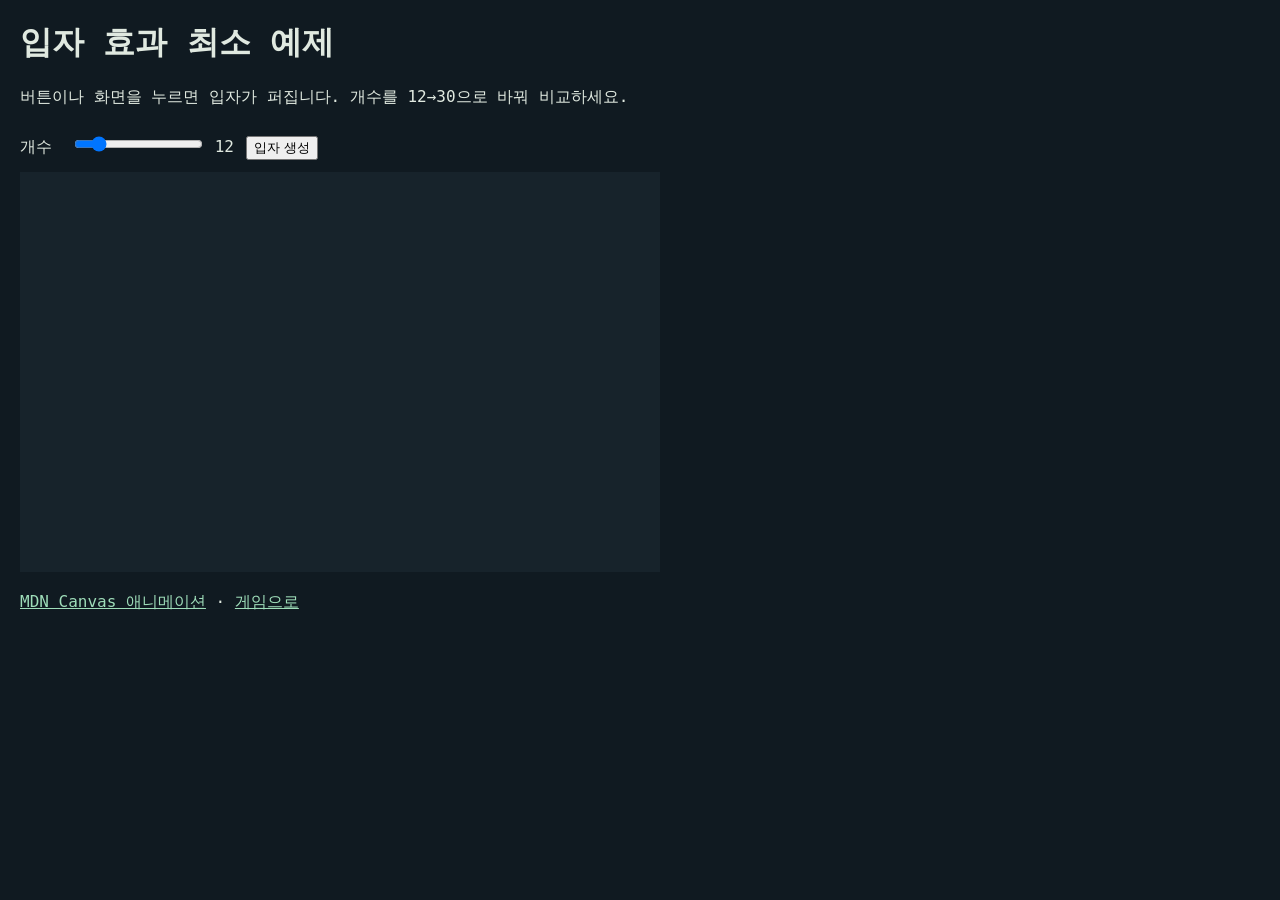
<file: learn-test.html>
<!doctype html><html lang="ko"><meta charset="utf-8"><meta name="viewport" content="width=device-width,initial-scale=1"><title>입자 효과 최소 예제</title><style>body{background:#101a21;color:#e0e9e0;font:16px monospace;margin:20px}canvas{max-width:100%;height:auto;background:#17232b;touch-action:manipulation}button,input{margin:12px}a{color:#9eddb9}</style><h1>입자 효과 최소 예제</h1><p>버튼이나 화면을 누르면 입자가 퍼집니다. 개수를 12→30으로 바꿔 비교하세요.</p><label>개수 <input id="count" type="range" min="5" max="50" value="12"><output id="value">12</output></label><button id="burst">입자 생성</button><div><canvas id="particles" width="640" height="400"></canvas></div><p><a href="https://developer.mozilla.org/en-US/docs/Web/API/Canvas_API/Tutorial/Basic_animations">MDN Canvas 애니메이션</a> · <a href="index.html">게임으로</a></p><script>
const canvas=document.getElementById('particles'),ctx=canvas.getContext('2d');let particles=[],last=0;
function burst(x=320,y=200){for(let i=0;i<Number(document.getElementById('count').value);i++){const a=Math.random()*Math.PI*2,s=60+Math.random()*100;particles.push({x,y,vx:Math.cos(a)*s,vy:Math.sin(a)*s,life:1});}}
document.getElementById('burst').onclick=()=>burst();
document.getElementById('count').oninput=e=>document.getElementById('value').textContent=e.target.value;
canvas.onpointerdown=e=>{const r=canvas.getBoundingClientRect();burst((e.clientX-r.left)*canvas.width/r.width,(e.clientY-r.top)*canvas.height/r.height);};
function loop(now){const dt=Math.min((now-last)/1000||0,.05);last=now;ctx.clearRect(0,0,640,400);for(const p of particles){p.x+=p.vx*dt;p.y+=p.vy*dt;p.life-=dt;ctx.globalAlpha=Math.max(0,p.life);ctx.fillStyle='#83c6a0';ctx.fillRect(p.x,p.y,4,4);}ctx.globalAlpha=1;particles=particles.filter(p=>p.life>0);requestAnimationFrame(loop);}requestAnimationFrame(loop);
</script></html>
</file>
<file: style.css>
* {box-sizing:border-box;}
body {margin:0;min-height:100vh;display:grid;place-items:center;padding:32px 18px;color:#c3c1b4;font-family:"Courier New",monospace;}
[hidden] {display:none !important;}
button {font:inherit;}
button:focus-visible {outline:2px solid #efd788;outline-offset:3px;}
canvas {display:block;width:100%;height:100%;image-rendering:pixelated;background:#07111a;}
.platform-note {margin:0;padding:10px 0 12px;font-size:10px;text-align:center;color:#a79d91;line-height:1.5;}
#rankForm {position:fixed;z-index:10;top:50%;left:50%;transform:translate(-50%,-50%);width:min(400px,90vw);padding:24px;background:#101c22;border:2px solid #83c6a0;border-radius:12px;box-shadow:0 0 0 100vmax #0009;}
#rankForm{max-height:calc(100dvh - 20px);overflow:auto} #rankError{color:#ffc6b4}
#rankForm input {display:block;width:100%;margin:12px 0;padding:12px;background:#07111a;color:#e5ebe6;border:1px solid #83c6a0;font:inherit;}
#rankForm button {padding:10px 18px;margin-right:8px;background:#83c6a0;color:#101a21;border:0;border-radius:4px;font:inherit;cursor:pointer;}
#rankPrivacy {font-size:12px;line-height:1.6;}
/* Upright cabinet: marquee, recessed CRT, sloped deck and metal coin door. */
body {background:radial-gradient(ellipse at 50% 40%,#343030,#171717 65%);}
.arcade-menu {position:relative;width:min(680px,100%);padding:18px 28px 0;border:7px solid #131313;border-radius:7px 7px 0 0;background:#252426;box-shadow:inset 3px 0 #595457,inset -3px 0 #070707,12px 20px 0 #080808,0 40px 80px #0009;}
.arcade-menu::before,.arcade-menu::after {content:"";position:absolute;top:6px;bottom:0;width:6px;background:#b52c2c;box-shadow:inset 1px 0 #eb6250;}.arcade-menu::before{left:2px;}.arcade-menu::after{right:2px;}
.marquee {border:8px solid #101010;background:#f2e8c9;color:#b72927;text-align:center;padding:8px 12px 12px;box-shadow:0 0 12px #f4e7b233,inset 0 0 12px #968967;transform:perspective(800px) rotateX(-3deg);}
.marquee>span {font-size:8px;font-weight:bold;letter-spacing:3px;color:#37332f;}.marquee h1{font-family:Impact,'Arial Black',sans-serif;font-style:italic;font-size:clamp(30px,7vw,55px);letter-spacing:2px;line-height:1;margin:5px 0 0;text-shadow:2px 2px #d1bf8e;}.marquee h1 span {margin-left:12px;color:#222;}
.speaker-bar {display:flex;align-items:center;gap:18px;height:39px;}.speaker-bar span{flex:1;height:18px;background:repeating-linear-gradient(90deg,#060606 0 2px,transparent 2px 5px);}.speaker-bar b{font-size:8px;color:#aaa094;letter-spacing:2px;font-weight:normal;}
.cabinet-screen {padding:20px 27px 24px;background:linear-gradient(100deg,#111,#050505 55%,#171717);border:2px solid #080808;border-radius:35px 35px 25px 25px;box-shadow:inset 0 3px 5px #000,0 2px #484441;}
.menu-crt {position:relative;overflow:hidden;aspect-ratio:4/3;background:#080c21;border:2px solid #30353b;border-radius:38px / 25px;padding:18px 22px 13px;color:#f0e5b6;box-shadow:inset 0 0 30px #000,0 0 9px #6f87bf15;font-weight:bold;}
.menu-crt::after {content:"";position:absolute;inset:0;pointer-events:none;border-radius:inherit;background:repeating-linear-gradient(transparent 0 2px,#0003 2px 3px),radial-gradient(ellipse at center,transparent 45%,#0008 100%);box-shadow:inset 0 0 18px #0009;}
.screen-score,.screen-credit {display:flex;justify-content:space-between;font-size:9px;letter-spacing:1px;}.screen-score span:first-child {color:#e85950;}.screen-score span:last-child {color:#73b4c9;}.menu-crt h2 {text-align:center;font-size:clamp(17px,3.8vw,25px);letter-spacing:4px;margin:17px 0 18px;color:#e9cf62;text-shadow:2px 2px #5c342d;}
.select-layout {display:grid;grid-template-columns:1fr 1.03fr;gap:12px;align-items:start;}.game-list {display:grid;gap:9px;}.game-option {position:relative;display:block;text-align:left;width:100%;padding:6px 0 6px 33px;background:transparent;color:#687294;border:0;line-height:1.25;font-size:clamp(11px,2.3vw,16px);font-weight:bold;cursor:pointer;letter-spacing:1px;}.game-option>span{position:absolute;left:9px;top:7px;font-size:9px;}.game-option.selected {color:#f5eee0;text-shadow:2px 2px #343c7b;}.game-option.selected::before {content:"▶";position:absolute;left:-8px;top:14px;color:#ee6150;font-size:14px;}.game-option:focus-visible {outline:1px dashed #e9cf62;outline-offset:2px;}
.preview-picture {height:130px;background:linear-gradient(#0003,#001b1880),url('screenshot.png') center/cover;display:grid;place-items:center;border:2px solid #3b5480;image-rendering:pixelated;}.preview-picture span {font-size:17px;text-align:center;line-height:1.4;color:#e9f6e6;text-shadow:2px 2px #000,-1px -1px #000;}.preview-picture.pending {background:repeating-linear-gradient(0deg,#131c39 0 8px,#192647 8px 16px);}.preview-picture.pending span {font-size:15px;color:#68799c;}.game-preview p{font-size:10px;line-height:1.5;color:#bbcada;margin:9px 0 6px;min-height:28px;}.game-preview small{font-size:8px;letter-spacing:1px;color:#d9b866;}.menu-status {text-align:center;font-size:10px;margin:13px 0;color:#e9cf62;min-height:14px;}.screen-credit {font-size:8px;color:#9ea4ba;}
.control-deck {position:relative;display:flex;align-items:center;gap:26px;min-height:117px;margin:9px -12px 0;padding:10px 35px 17px;background:linear-gradient(165deg,#c93c33,#ae2e29);border:4px solid #111;border-top:3px solid #db7460;border-bottom:9px solid #111;transform:perspective(700px) rotateX(12deg);box-shadow:0 4px #73332b,inset 0 -3px #e6c99d;}.control-deck::after{content:"";height:3px;background:#e5c894;position:absolute;bottom:5px;left:9px;right:9px;}
.stick-control{position:relative;width:72px;display:flex;flex-direction:column;align-items:center;gap:3px;}.player-label{font-size:8px;white-space:nowrap;color:#f0dec1;font-weight:bold;letter-spacing:1px;}.stick-control button{position:relative;z-index:1;color:#ecd4b6;background:none;border:0;font-size:13px;cursor:pointer;padding:0 12px;}.joystick{position:relative;width:30px;height:30px;display:block;border-radius:50%;background:radial-gradient(circle at 35% 25%,#f08372,#b91c1a 45%,#70100c 80%);box-shadow:0 5px 3px #0008;z-index:2;}.joystick::after{content:"";position:absolute;z-index:-1;width:40px;height:14px;left:-5px;top:22px;border-radius:50%;background:#191919;border:2px solid #080808;}
.start-control{text-align:center;}.start-control button{width:37px;height:37px;border-radius:50%;font-weight:bold;font-size:7px;border:3px solid #222;background:radial-gradient(circle at 40% 30%,#fff9e5,#d5caaa 60%);color:#292622;box-shadow:0 4px #171717;cursor:pointer;}.start-control button:active {transform:translateY(3px);box-shadow:none;}.start-control>span{display:block;margin-top:9px;font-size:7px;color:#f5dfb8;letter-spacing:1px;}.action-buttons{display:flex;gap:8px;align-items:center;margin-left:auto;transform:rotate(-10deg);}.action-buttons i{display:grid;place-items:center;font-size:9px;font-weight:bold;font-style:normal;width:30px;height:30px;border:3px solid #171717;border-radius:50%;background:#ae2c25;color:#fff7;box-shadow:0 3px #0c0c0c,inset 2px 2px #ffffff50;}.action-buttons i:nth-child(2){background:#d9b642;}.action-buttons i:nth-child(3){background:#3a864e;}.action-buttons i:nth-child(4){background:#477ea1;}
.cabinet-front{display:flex;align-items:center;justify-content:space-around;min-height:130px;padding:12px 20px 20px;background:linear-gradient(90deg,#242124,#171719 70%);border-top:2px solid #555;}.coin-door{position:relative;width:95px;height:95px;background:#151515;border:3px solid #050505;border-radius:5px;box-shadow:1px 1px #515151,inset 2px 2px #242424;text-align:center;padding-top:8px;}.coin-door>span{font-size:7px;color:#aaa;letter-spacing:2px;}.coin-door i{display:block;margin:5px auto;width:25px;height:21px;border:3px solid #6c2920;background:#e95527;box-shadow:0 0 8px #e9482520;}.coin-door b{font-size:8px;color:#c4bda9;}.coin-door>div{width:48px;height:13px;margin:6px auto;background:#060606;border:2px solid #242424;}.cabinet-badge {font-family:Impact,sans-serif;font-style:italic;font-size:26px;color:#b5aaa0;line-height:.8;}.cabinet-badge b{font:7px 'Courier New',monospace;letter-spacing:2px;}
.game-controls{display:flex;align-items:center;gap:10px;margin:0 0 16px;}.game-controls button{background:#19241f;color:#d9dfcc;border:1px solid #7e937e;padding:10px;cursor:pointer;border-radius:4px;}.game-controls button:disabled{opacity:.45;cursor:default;}.game-controls span{font-size:10px;margin-left:auto;}
@media(max-width:600px){.arcade-menu{padding:10px 13px 0;border-width:5px;box-shadow:5px 10px #080808,0 20px 40px #0008;}.marquee{border-width:5px;}.marquee>span{font-size:6px;letter-spacing:1px;}.speaker-bar{height:28px;gap:9px;}.speaker-bar b{font-size:6px;letter-spacing:0;}.cabinet-screen{padding:12px 10px 15px;border-radius:24px;}.menu-crt{padding:13px 14px 10px;aspect-ratio:auto;min-height:270px;border-radius:23px;}.menu-crt h2{margin:15px 0;}.screen-score{font-size:7px;letter-spacing:0;}.game-list{gap:11px;}.game-option{padding-left:26px;font-size:12px;}.game-option>span{left:5px;}.preview-picture{height:110px;}.preview-picture span{font-size:12px;}.game-preview p{font-size:8px;}.game-preview small{font-size:7px;}.menu-status{font-size:8px;margin:16px 0;}.screen-credit{font-size:6px;letter-spacing:0;}.control-deck{gap:10px;padding:9px 12px 16px;margin:7px -7px 0;min-height:105px;}.action-buttons{gap:3px;}.action-buttons i{width:23px;height:23px;font-size:7px;}.stick-control{width:55px;}.start-control>span{font-size:6px;}.cabinet-front{min-height:110px;}.coin-door{width:80px;height:88px;}.game-controls{flex-wrap:wrap;}.game-controls span{font-size:9px;}}

/* Both views use the very same CRT aperture and cabinet shell. */
.game-crt {position:relative;overflow:hidden;width:100%;aspect-ratio:4/3;border:2px solid #30353b;border-radius:38px / 25px;background:#07111a;box-shadow:inset 0 0 30px #000,0 0 9px #6f87bf15;}
.game-crt::after {content:"";position:absolute;inset:0;pointer-events:none;border-radius:inherit;background:repeating-linear-gradient(transparent 0 2px,#00000012 2px 3px);box-shadow:inset 0 0 18px #0008;}
.game-controls {min-height:33px;margin:7px 0 0;gap:10px;}
.game-controls button {padding:5px 9px;font-size:9px;border:1px solid #5a5550;border-radius:2px;background:#191818;color:#d5c9b4;}
.game-controls span {font-size:8px;color:#a89c8a;}
.stick-control {height:91px;width:78px;flex-shrink:0;display:block;}
.player-label {display:block;text-align:center;font-size:8px;}
.stick-control button {position:absolute;top:35px;padding:5px 3px;width:21px;height:24px;font-size:10px;background:#962820;border:1px solid #e3846966;border-radius:3px;}
#menuUp {left:-10px;} #menuDown {right:-10px;}
.stick-control button:disabled {opacity:.3;cursor:default;}
.joystick {position:absolute;display:block;left:16px;top:23px;width:46px;height:62px;background:none;border-radius:0;box-shadow:none;z-index:auto;}
.joystick::after {content:none;}
.stick-base {position:absolute;left:0;bottom:0;width:46px;height:19px;border-radius:50%;background:radial-gradient(ellipse at 50% 40%,#454545 0 25%,#222 30% 55%,#0b0b0b 60%);box-shadow:0 3px 2px #0007,inset 0 1px #6d5b54;}
.stick-ball {position:absolute;left:7px;top:0;width:33px;height:33px;border-radius:50%;background:radial-gradient(circle at 32% 25%,#fba59a 0,#e04c3d 20%,#b1241a 55%,#6b130d 90%);box-shadow:inset -2px -3px 4px #49090080,1px 2px 3px #0008;}
@media(max-width:600px){body{padding:20px 8px;}.game-crt{border-radius:23px;aspect-ratio:auto;height:auto;}.game-crt canvas{aspect-ratio:4/3;height:auto;}.menu-crt{aspect-ratio:4/3;min-height:270px;}.game-crt{min-height:270px;display:grid;align-items:center;}.stick-control{width:65px;}.joystick{left:10px;}.game-controls{flex-wrap:nowrap;gap:6px;}.game-controls button{font-size:8px;padding:5px;}.game-controls span{font-size:7px;}.start-control>span{font-size:6px;}}

/* A raised ball-top stick with a clearly exposed metal shaft. */
.arcade-menu,.menu-crt,.game-crt,.game-list,.game-preview {min-width:0;}
.select-layout {grid-template-columns:minmax(0,1fr) minmax(0,1.03fr);}
.menu-crt {width:100%;}
.control-deck {min-height:148px;}
.stick-control {height:120px;}
.joystick {top:38px;height:75px;}
.stick-ball {left:5px;width:37px;height:37px;}
.stick-control button {top:65px;}
@media(max-width:600px){.control-deck{min-height:143px;}.menu-status{overflow-wrap:anywhere;}.game-option{letter-spacing:0;}}

/* Keep the pivot seated on the base while only the shaft and ball tilt. */
.joystick {top:30px;height:80px;isolation:isolate;overflow:visible;}
.stick-base {z-index:1;}
.stick-arm {position:absolute;left:0;bottom:0;width:46px;height:70px;z-index:2;transform-origin:23px 61px;transform:skewX(var(--stick-lean,0deg)) scaleY(var(--stick-reach,1));transition:transform 90ms ease-out;pointer-events:none;}
.stick-ball {left:6px;top:0;width:35px;height:35px;z-index:2;}
@media(prefers-reduced-motion:reduce){.stick-arm{transition:none;}}

/* Top view: ball moves over a circular socket; no exposed shaft. */
.joystick {top:44px;width:50px;height:50px;}
.stick-base {left:0;top:0;bottom:auto;width:50px;height:50px;border-radius:50%;background:radial-gradient(circle,#090909 0 28%,#252525 30% 48%,#48433f 50% 54%,#161515 57% 68%,#080808 71%);box-shadow:0 2px 3px #0007,inset 0 1px 1px #8d6f5a;}
.stick-arm {left:0;top:0;bottom:auto;width:50px;height:50px;transform-origin:center;transform:translate(var(--stick-x,0px),var(--stick-y,0px));}
.stick-ball {left:10px;top:10px;width:30px;height:30px;background:radial-gradient(circle at 34% 28%,#f48b77 0,#da4432 24%,#a52319 62%,#68110c 95%);box-shadow:0 3px 4px #0009,inset 1px 1px 2px #ffb59b55;}

#fpsFrame,#cursedFrame,#kartFrame{border:0;width:100%;height:100%;display:block;position:absolute;inset:0;}

.arcade-menu:fullscreen{width:100vw;height:100vh;max-width:none;padding:0;border:0;border-radius:0;box-shadow:none;background:#05090e;display:flex;flex-direction:column;overflow:hidden}.arcade-menu:fullscreen::before,.arcade-menu:fullscreen::after,.arcade-menu:fullscreen>.marquee,.arcade-menu:fullscreen>.speaker-bar,.arcade-menu:fullscreen>.control-deck,.arcade-menu:fullscreen>.cabinet-front,.arcade-menu:fullscreen>.platform-note{display:none}.arcade-menu:fullscreen>.cabinet-screen{flex:1;min-height:0;width:100%;padding:0;border:0;border-radius:0;display:flex;justify-content:center;align-items:center}.arcade-menu:fullscreen .game-crt{width:100%;height:100%;min-height:0;aspect-ratio:auto;border:0;border-radius:0}.arcade-menu:fullscreen #game{width:100%;height:100%;object-fit:contain}.arcade-menu:fullscreen .game-controls{flex-shrink:0;margin:0;padding:6px 14px;background:#121719}.arcade-menu:fullscreen .menu-crt{max-width:760px;max-height:100%;overflow:auto}.arcade-menu:fullscreen .game-crt::after{display:none}

button.coin-door{padding:8px 0 0;color:inherit;cursor:pointer;display:block}.coin-return{display:block;width:48px;height:13px;margin:6px auto;background:#060606;border:2px solid #242424}.coin-flash i{animation:coinBlink .45s ease-out}@keyframes coinBlink{0%{background:#fff4a2;box-shadow:0 0 22px #ffd974}100%{background:#e95527}}

.neon-touch{display:none;position:absolute;inset:0;pointer-events:none;z-index:3}.touch-play .neon-touch{display:block}#neonPad{position:absolute;bottom:45px;left:22px;width:110px;height:110px;border:2px solid #a0c3ad77;background:#101f28aa;border-radius:50%;touch-action:none;pointer-events:auto;display:grid;place-items:center}#neonPad i{display:block;width:45px;height:45px;background:#91b3a2aa;border:1px solid #c4e2d1;border-radius:50%;pointer-events:none}.neon-touch-actions{position:absolute;right:18px;bottom:55px;display:flex;flex-direction:column;gap:12px;pointer-events:auto}.neon-touch-actions button{min-width:60px;min-height:45px;background:#17252bcc;border:1px solid #a0c3ad;color:#e7eddf;border-radius:8px;touch-action:manipulation}
body.touch-play{padding:0;display:block;overflow:hidden}.touch-play .arcade-menu{width:100vw;height:100svh;max-width:none;padding:0;border:0;border-radius:0;display:flex;flex-direction:column;background:#050a10}.touch-play .arcade-menu::before,.touch-play .arcade-menu::after,.touch-play .marquee,.touch-play .speaker-bar,.touch-play .control-deck,.touch-play .cabinet-front,.touch-play .platform-note{display:none}.touch-play .cabinet-screen{flex:1;min-height:0;padding:0;border:0;border-radius:0}.touch-play .game-crt{height:100%;width:100%;aspect-ratio:auto;min-height:0;border:0;border-radius:0}.touch-play #game{width:100%;height:100%;object-fit:contain}.touch-play .game-controls{flex-shrink:0;padding:8px;margin:0;min-height:44px;justify-content:center}.touch-play .game-controls button{min-height:32px}.touch-play .game-controls>span{display:none}.touch-play .game-crt::after{display:none}

.preview-picture{background:linear-gradient(#0001,#0001),url('assets/neon-preview.png') center/cover}.preview-picture.fps-preview{background:linear-gradient(#0001,#0001),url('fps/preview.png?v=20261105-audio') center/cover}.preview-picture:not(.pending) span{align-self:end;width:100%;font-size:12px;padding:5px;background:#030a10a6}.game-controls{flex-wrap:wrap}

/* Cabinet controls share a readable size and one set of material colors. */
:root{--cabinet-ink:#111113;--crt-text:#f3ecd7;--crt-muted:#b5c5d8;--arcade-gold:#e9cf62;--control-face:#262323;--control-edge:#8e8270}
body{color:var(--crt-text);color-scheme:dark}
::selection{background:#e9cf62;color:#151515}
.menu-crt{aspect-ratio:auto;min-height:430px;padding:20px 22px 16px}
.menu-crt h2{font-size:clamp(21px,4vw,28px);margin:18px 0 22px}
.game-option{min-height:64px;padding:10px 6px 10px 32px;font-size:clamp(14px,2.4vw,17px);color:var(--crt-muted);line-height:1.3}
.game-option>span{top:12px;color:#c0b28e}.game-option.selected::before{top:23px}
.game-option small{display:block;font-size:11px;color:#d4bd87;margin-top:5px;font-weight:normal}
.game-option.coming-soon{color:#a2a6ba}
.preview-picture{height:160px;border-color:#6b7793;background-color:#07111a}.preview-picture:not(.pending) span{font-size:13px;line-height:1.4;padding:7px}
.game-preview p{font-size:13px;color:#d0d9e1;line-height:1.6;min-height:42px;margin:10px 0}.game-preview small{font-size:10px;letter-spacing:.5px;color:#e7cf95}
.menu-launch{display:block;position:relative;z-index:1;width:100%;min-height:44px;margin-top:18px;padding:11px 16px;border:1px solid #c4ad51;background:#d9bc51;color:#151a25;font-weight:bold;font-size:14px;letter-spacing:1px;cursor:pointer}
.menu-launch:hover{background:#f1d66b}.menu-launch:active{transform:translateY(1px)}.menu-launch:disabled{background:#20243b;border-color:#69718c;color:#b9bed0;cursor:default}
.menu-status{font-size:11px;line-height:1.5;margin:12px 0}.screen-credit{font-size:9px;letter-spacing:0}.screen-score{font-size:10px}
.game-controls{display:flex;gap:8px;flex-wrap:wrap;margin:10px 0 0;align-items:center}
.game-controls button{min-height:44px;min-width:44px;padding:10px;font-size:12px;color:#f2e6d1;background:var(--control-face);border-color:var(--control-edge)}
.game-controls button[aria-pressed=true]{border-color:#e9cf62;color:#f8df7d;background:#393020}.game-controls>span{font-size:10px;color:#c5b99e}
.start-control button{width:48px;height:48px;font-size:9px}.stick-control button{width:28px;height:32px;padding:4px}.platform-note{font-size:12px;color:#c6bbb0}
#rankForm input{font-size:16px}#rankForm button{min-height:44px}
@media(max-width:600px){
  body{padding:12px 8px}.arcade-menu{padding:10px 12px 0}.cabinet-screen{padding:10px 8px 12px}.menu-crt{border-radius:22px;min-height:430px;padding:16px 12px 14px}
  .menu-crt h2{letter-spacing:2px;margin:18px 0}.select-layout{gap:10px;grid-template-columns:minmax(0,1fr) minmax(0,1fr)}.game-list{gap:8px}.game-option{font-size:14px;min-height:66px;padding-left:24px}.game-option>span{left:2px;font-size:9px}.game-option.selected::before{left:-7px;font-size:12px}.game-option small{font-size:10px}
  .preview-picture{height:150px}.preview-picture:not(.pending) span{font-size:11px}.game-preview p{font-size:12px;min-height:54px}.game-preview small{font-size:10px}.screen-score,.screen-credit{font-size:9px}.menu-status{font-size:11px}.menu-launch{font-size:13px;margin-top:16px}
  .game-controls{gap:6px}.game-controls button{flex:1 1 auto;font-size:12px;padding:9px}.game-controls>span{width:100%;margin:0;text-align:center;line-height:1.8}.control-deck{padding-inline:18px}.platform-note{font-size:11px;padding:14px 0}
}
/* Keep the cabinet toolbar below the playable area. */
.touch-play .arcade-menu{height:100dvh;max-height:100dvh;width:100%;box-shadow:none}
.touch-play .cabinet-screen{padding-top:env(safe-area-inset-top)}
.touch-play .game-controls{
  flex-wrap:nowrap;
  gap:4px;
  padding:4px max(6px,env(safe-area-inset-right)) max(4px,env(safe-area-inset-bottom)) max(6px,env(safe-area-inset-left));
}
.touch-play .game-controls button{flex:0 1 auto;min-width:44px;min-height:44px;padding:4px 6px;font-size:11px;line-height:1.25;touch-action:manipulation}
.neon-status{display:none}
.neon-touch-actions{display:grid;grid-template-columns:repeat(2,minmax(0,1fr));gap:8px;width:min(164px,100%)}
.neon-touch-actions button{min-width:0;min-height:46px;font-size:12px;padding:5px}
.neon-touch-actions button:disabled{opacity:.45}
@media(orientation:portrait){
  .touch-play:not(.fps-playing) #gameConsole{display:grid;grid-template-rows:minmax(0,1fr) auto auto}
  .touch-play:not(.fps-playing) #game{grid-row:1;min-height:0;align-self:center}
  .touch-play .neon-status{
    display:block;
    grid-row:2;
    margin:0;
    padding:8px;
    text-align:center;
    font-size:13px;
    font-variant-numeric:tabular-nums;
    color:#d5e5d6;
    background:#0a151d;
  }
  .touch-play .neon-touch{
    display:flex;
    position:relative;
    grid-row:3;
    align-items:center;
    justify-content:space-between;
    gap:12px;
    inset:auto;
    padding:12px max(16px,env(safe-area-inset-right)) 14px max(16px,env(safe-area-inset-left));
    border-top:1px solid #34434a;
    background:#0a151d;
  }
  .touch-play #neonPad,.touch-play .neon-touch-actions{position:static}
  .touch-play #neonPad{flex:0 0 auto;width:clamp(92px,30vw,116px);height:clamp(92px,30vw,116px)}
  .touch-play .neon-touch-actions{width:min(164px,52%)}
}
@media(orientation:landscape) and (max-height:550px){
  .touch-play:not(.fps-playing) #gameConsole{
    --neon-columns:minmax(100px,1fr) minmax(0,5fr) minmax(130px,1fr);
    display:grid;
    grid-template-columns:var(--neon-columns);
    grid-template-rows:minmax(0,1fr);
    padding-inline:env(safe-area-inset-left) env(safe-area-inset-right);
  }
  .touch-play:not(.fps-playing) #game{grid-area:1/2;min-height:0;background:#050a10}
  .touch-play .neon-touch{
    display:grid;
    grid-template-columns:var(--neon-columns);
    align-items:end;
    justify-items:center;
    padding:0 env(safe-area-inset-right) 14px env(safe-area-inset-left);
  }
  .touch-play #neonPad{position:static;grid-column:1;width:88px;height:88px}
  .touch-play .neon-touch-actions{position:static;grid-column:3;width:calc(100% - 12px)}
}
@media(max-width:350px){
  .touch-play .game-controls button{padding-inline:4px}
}
@media(prefers-reduced-motion:reduce){.coin-flash i{animation:none;background:#ffd889}.menu-launch:active{transform:none}}

/* Functional labels remain readable; tiny cabinet lettering is decorative. */
.game-preview small,.screen-score,.screen-credit,.game-option>span,.game-option small,.player-label,.start-control>span{font-size:11px}
.action-buttons i{color:#111}.action-buttons i:first-child{color:#fff}
@media(max-width:600px){.game-preview small,.screen-score,.screen-credit,.game-option>span,.game-option small,.player-label,.start-control>span{font-size:11px}.start-control>span{letter-spacing:0}}

.game-controls>span,.start-control button,.coin-door>span,.coin-door b,.cabinet-badge b{font-size:11px}.player-label,.start-control>span{color:#fff9ed}.action-buttons i{color:#000}.action-buttons i:first-child{color:#fff}

.preview-picture.cursed-preview{background:linear-gradient(#0001,#0001),url('cursed/preview.png?v=20261112-polish') center/cover}

.preview-picture.kart-preview{background:#5aabb4 url('kart/preview.png?v=6') center/cover}
@media(max-width:600px){
  .game-option{min-height:54px;padding-block:7px}
  .game-option.selected::before{top:18px}
}
</file>
<file: cursed/style.css>
*{box-sizing:border-box}html,body{margin:0;width:100%;height:100%;overflow:hidden;background:#10151a;color:#eee0c7;font-family:'Malgun Gothic',Arial,sans-serif;overscroll-behavior:none}button{font:inherit;color:inherit;background:#26272b;border:1px solid #877b69;min-height:42px;padding:9px 14px;cursor:pointer;touch-action:manipulation}button:hover{background:#45413a}button:active{background:#65523e}button:disabled{opacity:.45;cursor:default}button:focus-visible,canvas:focus-visible{outline:2px solid #f4d492;outline-offset:3px}::selection{background:#9e7845;color:#fff6dd}[hidden]{display:none!important}.sr-only{position:absolute;width:1px;height:1px;padding:0;margin:-1px;overflow:hidden;clip:rect(0,0,0,0);white-space:nowrap;border:0}
#game{position:fixed;inset:0;width:100%;height:100%;display:block;image-rendering:pixelated;touch-action:none;outline:none}header{position:fixed;top:0;left:0;right:0;z-index:2;padding:12px 18px 20px;display:flex;justify-content:space-between;align-items:start;background:linear-gradient(#10151af2,#10151a99,transparent);gap:12px;pointer-events:none}header>div{display:flex;flex-direction:column;gap:5px}header strong{font-size:17px;font-weight:600;color:#e9cf9e}#wave{font-size:11px;color:#c6bfad;letter-spacing:1px}header nav{display:flex;gap:6px;pointer-events:auto}header button{font-size:12px;min-height:36px;padding:7px 10px}footer{position:fixed;bottom:0;left:0;right:0;z-index:2;display:flex;justify-content:space-between;align-items:end;gap:20px;padding:24px 20px 14px;background:linear-gradient(transparent,#0c1016e6 45%);pointer-events:none}footer span,footer small{display:block;font-size:11px;color:#c6bfad;line-height:1.6}footer strong{display:block;font-size:23px;font-weight:600;font-variant-numeric:tabular-nums;color:#eee0b9}#hearts{display:flex;gap:4px;margin-top:5px}#hearts i{width:15px;height:5px;background:#aa5a61}#hearts i.empty{background:#48333e}.abilities{width:170px;text-align:center}.abilities>div{height:4px;background:#3a4143;margin:6px 0}.abilities i{display:block;height:100%;background:#e4c68b;width:100%}#parryStatus{color:#ead29e}#dashStatus{color:#b7c5ba}.score{text-align:right;min-width:110px}#combo{color:#dfba7e}#boss{position:fixed;z-index:2;top:80px;left:50%;transform:translateX(-50%);width:min(340px,70vw);text-align:center;font-size:12px;color:#edcfb0}#boss>div{height:6px;margin-top:8px;background:#3e2f3c}#bossFill{display:block;height:100%;background:#bf7c78;width:100%}#notice{position:fixed;z-index:2;left:50%;top:25%;transform:translateX(-50%);font-size:18px;font-weight:600;color:#f5d49a;white-space:nowrap;text-shadow:0 2px 3px #121018;pointer-events:none}#notice.perfect{font-size:25px;color:#fff1c6}#countdown{position:fixed;z-index:5;inset:0;display:grid;place-items:center;font-family:Georgia,serif;font-size:90px;color:#fae2b1;background:#11151b55;pointer-events:none}#impact{position:fixed;inset:0;z-index:1;pointer-events:none;opacity:0;background:radial-gradient(ellipse,transparent 40%,#a8394577)}
#overlay{position:fixed;inset:0;z-index:4;display:flex;flex-direction:column;justify-content:center;align-items:center;text-align:center;padding:22px;background:linear-gradient(90deg,#0c121aec,#11151ad9 45%,#151922b3);overflow:auto}#logo{display:block;width:min(360px,74vw);height:auto;image-rendering:pixelated;margin:0 0 18px}#subtitle{font-size:22px;font-weight:500;letter-spacing:3px;margin:0 0 16px;color:#e4c998}#description{font-size:14px;line-height:1.85;max-width:42ch;color:#c7c7b9;margin:0 0 16px}#help{font-size:12px;line-height:1.9;color:#b8c1bc;margin-bottom:14px}#help p{margin:6px}kbd{font:inherit;color:#e9d7ad}#help .hint{font-size:12px;color:#dbc29d}.primary{background:#b38c58;color:#15171c;border-color:#d8b27d;min-width:200px;font-weight:600;min-height:46px}.primary:hover{background:#d0a872}#back{background:transparent;border:0;color:#bfc0b3;font-size:12px;margin-top:8px}#best{font-size:11px;color:#aeb7b1;margin:10px 0}#choices{display:flex;gap:12px;margin:8px 0 18px;max-width:780px}#choices button{width:210px;padding:22px 18px;text-align:left;min-height:144px;background:#1d2428;border-color:#7f7667}#choices button:hover{background:#363c39;border-color:#d4b47b}#choices strong{display:block;font-size:16px;font-weight:500;color:#ecd3a4;margin-bottom:12px}#choices span{display:block;font-size:13px;line-height:1.8;color:#c1c8bd}.intro header,.intro footer{visibility:hidden}#gesturePad{position:fixed;z-index:3;width:96px;height:96px;transform:translate(-50%,-50%);border-radius:50%;border:1px solid #d4c49a88;background:#111c2980;display:grid;place-items:center;pointer-events:none}#gesturePad i{width:42px;height:42px;border-radius:50%;background:#d6c79f66;border:1px solid #dfd3b7}#gestureTip{position:fixed;z-index:2;bottom:88px;left:50%;transform:translateX(-50%);font-size:11px;color:#d2c7ab;pointer-events:none;white-space:nowrap}.intro #gestureTip,.paused #gestureTip{display:none}
@media(max-width:600px){header{padding:10px 12px;gap:6px}header strong{font-size:14px}header nav{gap:4px}header button{font-size:11px;padding:7px;min-height:36px}#fullscreen{display:none}footer{padding:16px 13px max(12px,env(safe-area-inset-bottom));gap:10px}footer strong{font-size:20px}.score{min-width:90px}.abilities{width:105px}footer span,footer small{font-size:11px}#overlay{padding:22px 18px}#logo{width:270px;margin-bottom:18px}#subtitle{font-size:19px}#description{font-size:13px}#choices{flex-direction:column;gap:8px;width:min(360px,100%)}#choices button{min-height:0;width:100%;padding:14px 16px}#choices strong{font-size:15px;margin-bottom:5px}#choices span{font-size:12px}#notice{font-size:16px}#notice.perfect{font-size:21px}#boss{top:71px;width:220px}}
@media(orientation:landscape) and (max-height:500px){header{padding:7px 12px}header strong{font-size:13px}header button{min-height:30px;font-size:11px;padding:5px 8px}#wave{font-size:10px}footer{padding:9px 16px}footer strong{font-size:19px}#hearts{margin-top:3px}#logo{width:210px;margin:0 0 8px}#subtitle{font-size:16px;margin-bottom:8px}#description{font-size:12px;margin-bottom:8px}#help{font-size:11px;margin-bottom:6px}#help p{margin:2px}.primary{min-height:38px;padding:7px 14px}#back{margin-top:2px;min-height:30px;padding:5px}#best{margin:3px}#choices{margin:4px 0 8px;gap:8px}#choices button{width:195px;min-height:105px;padding:12px}#choices strong{font-size:14px;margin-bottom:5px}#choices span{font-size:12px}#boss{top:58px;width:240px}#notice{top:25%}}
@media(prefers-reduced-motion:reduce){*{scroll-behavior:auto}}

#heading:not(.sr-only){font-size:27px;font-weight:500;letter-spacing:1px;margin:0 0 18px}.intro header,.intro footer{visibility:hidden}@media(max-width:600px){#gestureTip{bottom:90px;font-size:11px}#heading:not(.sr-only){font-size:25px}}

@media(orientation:landscape) and (max-height:360px){#overlay{justify-content:flex-start;padding:12px 20px}#logo{width:150px;margin:0 0 6px}.intro #description,#help .hint,#gestureTip{display:none}#subtitle{font-size:14px;margin-bottom:6px}#help{margin:3px 0 8px}#description{font-size:11px;line-height:1.5;margin-bottom:8px}#heading:not(.sr-only){font-size:22px;margin:4px 0 8px}#choices button{min-height:85px;padding:10px}#choices strong{font-size:13px;margin-bottom:5px}#choices span{font-size:11px}#back{padding:5px;min-height:28px}#best{margin:3px 0}}

/* Keep the aiming indicator visible when a swipe starts near an edge. */
#gesturePad{
  --pad-radius:44px;
  left:clamp(var(--pad-radius),var(--aim-x,50%),calc(100% - var(--pad-radius)));
  top:clamp(var(--pad-radius),var(--aim-y,50%),calc(100% - var(--pad-radius)));
  width:calc(2 * var(--pad-radius));
  height:calc(2 * var(--pad-radius));
}
#gesturePad i{width:36px;height:36px}
.touch-mode header{
  padding-inline:max(12px,env(safe-area-inset-left)) max(12px,env(safe-area-inset-right));
}
.touch-mode header button,.touch-mode #back,.touch-mode .primary{min-width:44px;min-height:44px}
.touch-mode footer{
  padding-left:max(12px,env(safe-area-inset-left));
  padding-right:max(12px,env(safe-area-inset-right));
}
.touch-mode #gestureTip{
  bottom:96px;
  margin:0;
  padding:4px 8px;
  border:1px solid #796d56;
  background:#151b23;
  font-size:12px;
}
.touch-mode #overlay{justify-content:safe center}
.touch-mode #overlay>*{flex-shrink:0}
@media(orientation:landscape) and (max-height:500px){
  .touch-mode #boss{top:60px}
  .touch-mode #gestureTip{display:block;bottom:82px}
  .touch-mode #fullscreen{display:none}
}
</file>
<file: fps/fps.css>
*{box-sizing:border-box}body{margin:0;overflow:hidden;background:#070b10;color:#e8e4d8;font-family:Consolas,monospace}#view,canvas,#vignette,#damage{position:fixed;inset:0;width:100%;height:100%}canvas{display:block;image-rendering:pixelated}#vignette{pointer-events:none;background:radial-gradient(ellipse,transparent 45%,#0008)}#damage{pointer-events:none;background:#dc322c;opacity:0;mix-blend-mode:screen}header{position:fixed;top:0;left:0;right:0;padding:12px 16px;display:flex;gap:12px;align-items:center;font-size:10px;background:linear-gradient(#000b,transparent);z-index:2}header b{letter-spacing:2px;color:#d1cbb9}#objective{margin-left:auto;color:#f0b35c}button{font:inherit;border:1px solid #96816a;background:#151b20;color:#e4dbca;padding:10px 16px;cursor:pointer}header button{padding:5px 7px;font-size:9px}button:hover{background:#41352a}button:focus-visible{outline:2px solid #ffd28b}#crosshair{position:fixed;top:50%;left:50%;transform:translate(-50%,-50%);font-size:23px;color:#f1eee1;opacity:.8;text-shadow:0 0 3px #000}#notice{position:fixed;top:17%;width:100%;text-align:center;font-size:13px;color:#ffca80;text-shadow:0 2px 3px #000}#prompt{position:fixed;bottom:23%;width:100%;text-align:center;font-size:13px;color:#91e7e2}#hud{position:fixed;bottom:0;left:0;right:0;display:flex;justify-content:space-between;align-items:end;padding:18px 24px;background:linear-gradient(transparent,#050709e6);pointer-events:none}#hud div{min-width:90px}small{display:block;color:#b99c7c;font-size:9px;letter-spacing:2px}strong{font-size:29px;letter-spacing:1px}#overlay{position:fixed;inset:0;z-index:4;display:flex;flex-direction:column;justify-content:center;align-items:center;text-align:center;background:radial-gradient(ellipse at 60% 40%,#111a22c9,#020609f5);padding:24px}#overlay[hidden]{display:none}.eyebrow{font-size:9px;letter-spacing:3px;color:#b9a78e}h1{font-family:Impact,'Arial Black',sans-serif;letter-spacing:7px;font-size:clamp(48px,10vw,95px);line-height:.85;margin:20px 0}h1 em{font-style:normal;color:#cc653c}p{font-size:13px;line-height:1.8}.controls{font-size:11px;color:#a6adaf}#enter{background:#c16a3b;color:#100d0c;border:0;font-weight:bold;min-width:170px;margin:8px}#back{font-size:11px;border:0;background:none;color:#b2a797}#loadStatus{font-size:9px;color:#8e918e;margin:6px}body.paused #crosshair{display:none}@media(max-width:500px){header{padding:8px;gap:6px;font-size:8px}header b{display:none}#hud{padding:10px}strong{font-size:20px}.controls{font-size:9px}h1{margin:12px 0}p{margin:8px;font-size:11px}.eyebrow{font-size:7px;letter-spacing:1px}}

#map{position:fixed;inset:auto;right:16px;top:50px;width:124px;height:100px;opacity:.72;border:1px solid #738388;pointer-events:none}#dragMode{font-size:10px;margin:4px;padding:7px 12px;background:transparent;border-color:#5b6570}
#waypoint{position:fixed;top:80px;left:50%;transform:translateX(-50%);padding:8px 12px;background:#071018c9;border-bottom:2px solid #69e9da;color:#9bfff0;font-size:13px;text-align:center;pointer-events:none;white-space:nowrap}#hitText{position:fixed;left:50%;top:55%;transform:translateX(-50%);font-weight:bold;color:#ffd18a;font-size:16px;pointer-events:none}#crosshair.hit{color:#ffca7d;font-size:32px;text-shadow:0 0 9px #ff582f}#objective{font-weight:bold;font-size:12px}@media(max-width:500px){#waypoint{top:42px;font-size:9px;padding:5px}#map{top:85px;width:78px;height:63px}#objective{font-size:9px}}
#crosshair,#notice,#prompt{pointer-events:none}

#reloadProgress{position:fixed;bottom:21%;left:50%;transform:translateX(-50%);width:150px;pointer-events:none;text-align:center;font-size:10px;color:#e9c383}#reloadProgress>div{height:5px;background:#151b23;margin-top:7px}#reloadBar{display:block;height:100%;background:#e7ac60}#reloadProgress[hidden]{display:none}

#touchControls{display:none;position:fixed;inset:0;pointer-events:none;z-index:3}.touch-controls #touchControls{display:block}.touch-controls #view canvas{touch-action:none}#fpsPad{position:absolute;left:20px;bottom:86px;width:110px;height:110px;border-radius:50%;border:2px solid #c9d6dd88;background:#15243388;display:grid;place-items:center;pointer-events:auto;touch-action:none}#fpsPad i{width:43px;height:43px;border-radius:50%;background:#c2d0db88;pointer-events:none}#touchFire{position:absolute;right:22px;bottom:100px;width:78px;height:78px;border-radius:50%;background:#a8432ac9;color:#ffe2bb;font-weight:bold;pointer-events:auto;touch-action:none}.touch-tools{position:absolute;left:50%;bottom:78px;transform:translateX(-50%);display:flex;gap:7px;pointer-events:auto}.touch-tools button{padding:9px;min-height:42px;touch-action:manipulation;background:#18242cbd}.touch-controls #hud{padding:10px 14px}.touch-controls #hud strong{font-size:20px}.touch-controls .controls{font-size:9px}.touch-controls #map{width:93px;height:75px;top:90px}.touch-controls #waypoint{top:45px}.touch-controls #prompt{bottom:30%}.touch-controls #reloadProgress{bottom:35%}@media(max-width:500px){.touch-tools{bottom:80px}.touch-tools button{font-size:9px;padding:6px}#fpsPad{width:96px;height:96px;left:14px;bottom:140px}#touchFire{right:15px;bottom:145px;width:70px;height:70px}#overlay{padding:14px}.touch-controls header{gap:5px}.touch-controls #objective{font-size:8px}}

/* Mobile HUD separates navigation, combat feedback, and thumb targets. */
body{color-scheme:dark}::selection{background:#e7ac60;color:#13191e}
header{padding-top:max(10px,env(safe-area-inset-top));padding-left:max(12px,env(safe-area-inset-left));padding-right:max(12px,env(safe-area-inset-right));gap:8px}
header button{min-height:36px;min-width:44px;font-size:11px;padding:7px 9px}
button[aria-pressed=true]{border-color:#ffd28b;color:#ffd28b}
#overlay{overflow:auto;overscroll-behavior:contain;justify-content:safe center;padding:max(20px,env(safe-area-inset-top)) 20px max(20px,env(safe-area-inset-bottom))}
#overlay p{max-width:46ch}.controls{font-size:12px;line-height:1.9}#overlay button{min-height:44px}#loadStatus{font-size:11px;line-height:1.6}#back{font-size:13px}#notice{font-size:12px;line-height:1.6;padding:0 16px}
#map{top:64px}#waypoint{top:66px}#hud{padding-bottom:max(12px,env(safe-area-inset-bottom));font-variant-numeric:tabular-nums}
.touch-tools button{min-width:48px;min-height:46px;font-size:12px;padding:10px 12px}.touch-tools{gap:8px;bottom:max(76px,calc(env(safe-area-inset-bottom) + 60px))}
.touch-controls #hud{padding-bottom:max(12px,env(safe-area-inset-bottom))}.touch-controls #hud div{min-width:0}.touch-controls #hud small{font-size:9px;letter-spacing:1px}.touch-controls #hud strong{font-size:22px}
.touch-controls #fpsPad{left:max(18px,env(safe-area-inset-left));width:110px;height:110px}.touch-controls #touchFire{right:max(18px,env(safe-area-inset-right));width:80px;height:80px;font-size:15px}
@media(max-width:500px){
  header{gap:5px;padding:8px max(8px,env(safe-area-inset-right)) 8px max(8px,env(safe-area-inset-left));flex-wrap:wrap}
  #objective{flex:1;font-size:10px}header button{min-height:40px;font-size:10px;padding:8px;min-width:44px}
  #map,.touch-controls #map{right:10px;top:112px;width:78px;height:63px}#waypoint,.touch-controls #waypoint{top:64px;font-size:11px;max-width:92vw;white-space:normal;padding:7px 10px}
  .touch-controls #fpsPad{bottom:max(145px,calc(env(safe-area-inset-bottom) + 130px))}.touch-controls #touchFire{bottom:max(155px,calc(env(safe-area-inset-bottom) + 140px))}
  .touch-tools{width:calc(100% - 36px);justify-content:center;gap:8px}.touch-tools button{flex:1;max-width:78px;font-size:12px;padding:10px 5px}.touch-controls #prompt{bottom:36%}.touch-controls #reloadProgress{bottom:42%}
  #overlay{padding:24px 18px}#overlay h1{font-size:56px;letter-spacing:4px}#overlay p{font-size:13px}.controls{font-size:12px}#hud{gap:6px;padding-inline:12px}#hud div{min-width:0}#hud small{font-size:9px;letter-spacing:.5px}#hud strong{font-size:22px}
}
@media(orientation:landscape) and (max-height:500px){
  header button{min-height:32px}header{padding-block:5px}#waypoint,.touch-controls #waypoint{top:48px;font-size:11px}#map,.touch-controls #map{top:52px;width:78px;height:63px}
  #overlay{padding:14px 24px}#overlay h1{font-size:42px;letter-spacing:3px;margin:6px 0}#overlay p{margin:5px 0;font-size:11px;line-height:1.6}#overlay button{padding:7px 14px;min-height:34px;margin:3px}#loadStatus{font-size:10px}
  .touch-tools{bottom:60px;gap:8px}.touch-tools button{font-size:11px;min-height:40px;padding:8px 12px}.touch-controls #fpsPad{bottom:63px;width:96px;height:96px}.touch-controls #touchFire{bottom:68px;width:72px;height:72px}.touch-controls #hud strong{font-size:20px}
}

#hud small,.touch-controls #hud small,#reloadProgress{font-size:11px;letter-spacing:.5px}#dragMode{font-size:12px}header #objective{font-size:11px}

@media(max-width:500px){header button{font-size:11px}}

/* In-game instruments: health and ammunition remain readable over the facility. */
#hud{padding:18px 24px 20px;background:linear-gradient(transparent,#070d12 85%);gap:22px;align-items:end}
#hud>div:first-child{width:130px}#hud>div:nth-child(2){min-width:200px;text-align:center}#hud>div:last-child{text-align:right;width:130px}
#hud small{color:#c6d4d4;font-size:11px;line-height:1.6;letter-spacing:1px}#hud strong{font-size:30px;color:#edf3dc;font-variant-numeric:tabular-nums}
.stat-track{height:5px;background:#34424b;margin-top:7px;width:100%;max-width:130px;overflow:hidden}.stat-track i{display:block;height:100%;width:100%;background:#94c9ab;transition:width .15s linear}.stat-track i[data-low=true]{background:#ec805f}.ammo-track{max-width:160px;margin-inline:auto}.ammo-track i{background:#e2b66b}
#runTime{display:block;font-size:12px;color:#c4cbd0;line-height:1.7;font-variant-numeric:tabular-nums}
#weaponSlots{position:fixed;bottom:104px;left:50%;transform:translateX(-50%);display:flex;gap:5px;z-index:2}
#weaponSlots button{min-height:38px;padding:8px 11px;font-size:12px;color:#d5dfe2;background:#101d26;border-color:#637580;white-space:nowrap}
#weaponSlots button[aria-pressed=true]{background:#36404a;border-color:#e9c47f;color:#ffe3a6}#weaponSlots button span{margin-left:6px}
.touch-controls #weaponSlots{display:none}
#crosshair{width:24px;height:24px;font-size:0;opacity:.9;--spread:6px;filter:drop-shadow(0 1px 1px #000);transition:transform .08s}
#crosshair::before,#crosshair::after{content:"";position:absolute;inset:0;background:linear-gradient(#fff2ce,#fff2ce) center 1px/2px 5px no-repeat,linear-gradient(#fff2ce,#fff2ce) center calc(100% - 1px)/2px 5px no-repeat;transform:scale(var(--reticle-scale,1))}
#crosshair::after{transform:rotate(90deg) scale(var(--reticle-scale,1))}
#crosshair.hit{font-size:0;text-shadow:none;transform:translate(-50%,-50%) rotate(45deg)}#crosshair.hit::before,#crosshair.hit::after{background:linear-gradient(#ffd389,#ffd389) center 0/2px 8px no-repeat,linear-gradient(#ffd389,#ffd389) center 100%/2px 8px no-repeat}
#hitText{font-size:13px;letter-spacing:1px;top:57%;color:#ffe0a4}
#overlay{background:linear-gradient(110deg,#040b13f0,#07131ec4 65%,#08131cd9)}#overlay h1{color:#f0e5c9;text-shadow:0 3px 0 #121f27;font-size:clamp(48px,9vw,88px);letter-spacing:5px}#overlay h1 em{color:#cf754a}
#enter{background:#c7874b;color:#111b20}#enter:hover{background:#e0a764}#loadStatus{color:#c0cbd0}.controls{color:#b6c9d2;max-width:52ch}
#waypoint{border-bottom-width:1px;background:#0b1824d9;color:#c2e7e6}#map{border-color:#6d868e;background:#09131a;opacity:.9}
#damage{background:radial-gradient(ellipse,transparent 30%,#bf3024 95%)}
@media(max-width:500px){#hud,.touch-controls #hud{padding:12px 12px max(12px,env(safe-area-inset-bottom));gap:12px}#hud>div:first-child,#hud>div:last-child{width:80px}#hud>div:nth-child(2){min-width:0;flex:1}#hud strong,.touch-controls #hud strong{font-size:24px}#hud small,.touch-controls #hud small{font-size:10px;letter-spacing:.25px}.stat-track{max-width:100px}.ammo-track{max-width:125px}#weaponSlots{bottom:116px}#weaponSlots button{padding:8px;font-size:11px}#runTime{font-size:11px}#overlay h1{font-size:60px}}
@media(orientation:landscape) and (max-height:500px){#hud,.touch-controls #hud{padding:8px 16px;gap:15px}#hud strong,.touch-controls #hud strong{font-size:23px}#hud small{font-size:10px}.stat-track{height:3px;margin-top:3px}#runTime{font-size:10px}#weaponSlots{bottom:86px}#weaponSlots button{padding:5px 9px;min-height:30px}#overlay h1{font-size:42px}#overlay{background:#06101be8}}
@media(prefers-reduced-motion:reduce){.stat-track i,#crosshair{transition:none}}

#stageName{font-size:15px;font-weight:normal;letter-spacing:1px;color:#e7bd82;margin:0 0 12px}
#bossBar{position:fixed;z-index:2;top:116px;left:50%;transform:translateX(-50%);width:min(290px,70vw);text-align:center;color:#f3c2a7;font-size:11px;pointer-events:none}#bossBar[hidden]{display:none}#bossBar>div{height:5px;margin-top:6px;background:#3c2529}#bossFill{display:block;height:100%;width:100%;background:#d88d68}
@media(max-width:500px){#overlay h1{font-size:48px;margin:8px 0 14px}#stageName{font-size:14px;margin-bottom:6px}#bossBar{top:108px;width:180px;left:34%}#overlay p{font-size:12px}}
@media(orientation:landscape) and (max-height:500px){#overlay h1{font-size:32px;margin:4px 0}#stageName{font-size:12px;margin:4px 0}#overlay p{font-size:11px;margin:4px 0}.controls{display:none}#bossBar{top:85px;width:220px}}

[hidden]{display:none !important}

#hud small,.touch-controls #hud small,#runTime{font-size:11px}

#dashStatus{position:fixed;bottom:153px;left:50%;transform:translateX(-50%);font-size:11px;letter-spacing:1px;color:#839299;pointer-events:none}#dashStatus[data-ready=true]{color:#a2dcce}.touch-controls #dashStatus{bottom:110px}.touch-tools button{min-width:44px}.touch-tools button:disabled{opacity:.5}@media(max-width:500px){.touch-tools{gap:5px}.touch-tools button{font-size:11px;max-width:62px}.touch-controls #dashStatus{bottom:115px}#dashStatus{bottom:165px}}@media(orientation:landscape) and (max-height:500px){.touch-controls #dashStatus{bottom:47px;left:30%;font-size:10px}#dashStatus{bottom:125px}}

/* Keep thumb controls clear of the instrument strip. */
.touch-controls{--hud-height:88px;--thumb-inset:16px}
.touch-controls #hud{
  height:var(--hud-height);
  padding-left:max(12px,env(safe-area-inset-left));
  padding-right:max(12px,env(safe-area-inset-right));
}
.touch-controls header{pointer-events:none}
.touch-controls header button{pointer-events:auto;min-height:44px;touch-action:manipulation}
.touch-controls #dragMode,.touch-controls #dashStatus{display:none}
.touch-controls #overlay{overflow:auto;justify-content:safe center;padding-block:12px}
.touch-controls #overlay button{min-height:44px;touch-action:manipulation}
.touch-controls #overlay>*{flex-shrink:0}
.touch-controls .touch-tools{bottom:calc(var(--hud-height) + 4px);gap:6px;pointer-events:none}
.touch-controls .touch-tools button{pointer-events:auto;min-height:44px}
.touch-controls #fpsPad{left:max(var(--thumb-inset),env(safe-area-inset-left))}
.touch-controls #touchFire{right:max(var(--thumb-inset),env(safe-area-inset-right))}
.touch-controls #touchFire:active{background:#cd583a;color:#fff0d7}
.touch-controls #prompt{display:none}
.touch-controls #touchUse[data-ready=true]{border-color:#86d8bf;color:#c5f1e4;background:#165348}
.touch-controls header #objective{font-size:11px;line-height:1.3}
.touch-controls #reloadProgress{display:none}
.touch-controls #ammoFill[data-reloading=true]{background:#86d8bf}
@media(orientation:portrait){
  .touch-controls #fpsPad{bottom:calc(var(--hud-height) + 59px);width:clamp(90px,29vw,110px);height:clamp(90px,29vw,110px)}
  .touch-controls #touchFire{bottom:calc(var(--hud-height) + 66px)}
}
@media(orientation:landscape) and (max-height:550px){
  .touch-controls{--hud-height:74px;--thumb-inset:14px}
  .touch-controls #fpsPad{bottom:calc(var(--hud-height) + 5px);width:82px;height:82px}
  .touch-controls #touchFire{bottom:calc(var(--hud-height) + 5px);width:72px;height:72px}
  .touch-controls #waypoint{top:56px}
  .touch-controls #map{top:56px;right:max(16px,env(safe-area-inset-right))}
  .touch-controls #overlay .controls{display:block;margin-block:3px;font-size:11px;line-height:1.4}
}
@media(orientation:landscape) and (max-height:300px){
  .touch-controls #overlay h1{font-size:27px}
  .touch-controls #overlay h1 br{display:none}
  .touch-controls #overlay h1 em::before{content:" "}
}
</file>
<file: kart/race.css>
* {box-sizing:border-box}
:root {
  color-scheme:dark;
  font-family:system-ui,sans-serif;
  color:#f6ead0;
  background:#142a37;
  --ink:#172d3a;
  --paper:#f6ead0;
  --rim:#789694;
}
body {margin:0;overflow:hidden;overscroll-behavior:none}
[hidden] {display:none!important}
button {
  color:var(--paper);
  background:#203a46;
  border:1px solid var(--rim);
  border-radius:3px;
  padding:8px 13px;
  min-height:44px;
  cursor:pointer;
  font:600 13px/1.25 system-ui,sans-serif;
  touch-action:manipulation;
}
button:hover,button[data-held=true] {background:#365865}
button:focus-visible {outline:2px solid #ffd885;outline-offset:3px}
.cab {display:grid;height:100vh;height:100dvh;grid-template-rows:minmax(0,1fr) auto}
.view {position:relative;min-height:0;isolation:isolate}
#road {display:block;width:100%;height:100%;background:#294b56;image-rendering:pixelated;outline:none;touch-action:none}
.top {position:absolute;inset:0 0 auto;display:flex;align-items:flex-start;justify-content:space-between;gap:8px;padding:10px 12px;pointer-events:none}
.top button {pointer-events:auto;white-space:nowrap}
.instruments {margin:0;display:flex;align-items:stretch;color:var(--paper);background:#17303be8;border:1px solid #83adab;border-radius:3px}
.instruments div {padding:5px 10px 6px}
.instruments div+div {border-left:1px solid #587379}
.instruments dt {font-size:11px;color:#c2dcce;line-height:1.15}
.instruments dd {margin:3px 0 0;white-space:nowrap;font:700 15px/1 'Courier New',monospace;font-variant-numeric:tabular-nums}
.speed {
  position:absolute;right:12px;bottom:10px;
  padding:5px 8px;border:1px solid #83adab;background:#17303be8;
  border-radius:3px;font:600 11px/1 'Courier New',monospace;pointer-events:none;
}
#speed {font-size:18px}
#boost {color:#ffda8b;margin-right:5px}
.drift-status {position:absolute;bottom:10px;left:12px;min-width:105px;padding:5px 8px;background:#17303bef;border:1px solid #83adab;border-radius:3px;color:#e2ede5;font-size:12px;font-weight:600;pointer-events:none}
.drift-meter {height:4px;margin-top:4px;background:#42616b}
.drift-meter i {display:block;height:100%;background:#abbdb6}
.drift-status[data-tier="1"] .drift-meter i {background:#8edaff}
.drift-status[data-tier="2"] .drift-meter i {background:#ffcf78}
#countdown {
  position:absolute;inset:0;display:grid;place-items:center;pointer-events:none;
  font:900 clamp(46px,15vw,86px)/1 'Courier New',monospace;
  color:#fff1ba;text-shadow:0 3px 0 #243747;
}
.overlay {
  position:absolute;inset:0;
  display:flex;align-items:safe center;
  overflow:auto;
  padding:12px clamp(14px,5vw,36px);
  background:linear-gradient(90deg,#102531ed 12%,#122c37b8 57%,#17374414 100%);
}
.panel {max-width:100%;padding:10px 0;flex:0 1 auto}
.panel h1 {margin:0 0 8px;font:900 clamp(27px,7vw,60px)/.93 'Courier New',monospace;letter-spacing:-.04em}
.panel h1 span {color:#ffca7a}
.panel p {margin:7px 0;color:#e1e7d0;font-size:14px;line-height:1.45}
.panel #help {white-space:pre-line}
.panel #course {font-weight:700;font-size:15px;color:#ffdfa5}
.panel button {margin:7px 5px 0 0}
.primary {background:#f4c974;border-color:#ffe1ab;color:#222e34}
.primary:hover {background:#ffdf9e}
.touch-bar {
  display:flex;justify-content:space-between;align-items:center;gap:12px;
  padding:6px max(12px,env(safe-area-inset-right)) max(6px,env(safe-area-inset-bottom)) max(12px,env(safe-area-inset-left));
  background:#172d3a;border-top:1px solid #789694;user-select:none;
}
.steer,.pedals {display:flex;gap:7px}
.pedals [data-drive=drift] {border-color:#e4b568;background:#504333;color:#ffe4b0}
.pedals [data-drive=drift][data-held=true] {background:#e1ba70;color:#192f3b}
.touch-bar button {min-width:clamp(49px,15vw,74px);min-height:52px;padding-inline:clamp(6px,2vw,12px);white-space:nowrap;touch-action:none}
.steer button {font-size:23px}
.touch-bar button[data-held=true] {background:#e1ba70;color:#192f3b}
@media (min-width:650px) {.top {padding:12px 16px}.instruments dd{font-size:18px}}
@media (max-width:350px) {
  .touch-bar {gap:8px;padding-inline:8px}
  .touch-bar button {padding-inline:7px;font-size:12px}
  .touch-bar .steer button {font-size:20px}
  .top {padding-inline:6px;gap:5px}
  .instruments div {padding-inline:6px}
  .instruments dd {font-size:13px}
  .top button {padding-inline:7px}
}
@media (orientation:landscape) and (max-height:400px) {
  .touch-bar {padding-block:4px}
  .touch-bar button {min-height:44px}
  .overlay {padding-block:6px}
  .panel {padding-block:3px}
  .panel h1 {font-size:clamp(25px,7vh,46px)}
  .panel p {margin:4px 0}
}

.item-dock {
  position:absolute;top:62px;right:12px;
  display:grid;grid-template-columns:minmax(0,1fr);justify-items:end;gap:6px;width:112px;
  pointer-events:none;
}
.item-slot,.item-notice,.item-warning,.turn-hint {
  color:#f6ead0;background:#17303bf4;
  border:1px solid #83adab;border-radius:3px;
}
.item-slot {width:100%;padding:5px 7px}
.item-slot small {display:flex;justify-content:space-between;gap:5px;color:#c2dcce;font-size:11px}
.item-slot small span {color:#f6ead0;font-variant-numeric:tabular-nums}
.item-rack {display:grid;gap:3px;margin:6px 0 0;padding:0;list-style:none}
.item-rack li {display:grid;grid-template-columns:12px auto;gap:4px;align-items:center;line-height:1.2}
.item-rack li+li {padding-top:3px;border-top:1px solid #587379}
.item-rack li>span {color:#c2dcce;font:700 10px/1 'Courier New',monospace}
.item-rack strong {color:#b9cbc3;font-size:12px;white-space:nowrap}
.item-rack li[data-item=boost] strong {color:#ffcd78}
.item-rack li[data-item=shield] strong {color:#9ce8e0}
.item-rack li[data-item=slip] strong {color:#e7b9ee}
.item-rack li[data-item=grip] strong {color:#b4e9ac}
.item-rack li[data-item=pulse] strong {color:#a8ddff}
.item-rack li[data-item=disc] strong {color:#a1f0ed}
.item-rack li[data-item=chase] strong {color:#abf6df}
.item-hint {
  margin:6px 0 0;padding-top:6px;border-top:1px solid #587379;
  color:#e3ece2;font-size:11px;line-height:1.28;overflow-wrap:anywhere;
}
.item-dock:has(.item-hint:not([hidden]),.item-notice:not([hidden])) {width:132px}
.item-notice {
  width:max-content;max-width:100%;margin:0;padding:5px 6px;
  font-size:11px;line-height:1.28;text-align:right;word-break:keep-all;overflow-wrap:anywhere;
}
.item-notice[data-kind=slipped] {border-color:#eaaa79;color:#ffe3ca}
.item-notice[data-kind=landed],.item-notice[data-kind=blocked] {border-color:#9cdfc1;color:#c8f2db}
.item-warning {
  position:absolute;bottom:49px;left:50%;transform:translateX(-50%);
  width:max-content;max-width:calc(100% - 24px);margin:0;padding:5px 8px;
  border-color:#f3c083;background:#442f31;color:#ffe8c1;
  font-size:12px;font-weight:700;text-align:center;pointer-events:none;
}
.turn-hint {
  position:absolute;top:clamp(76px,24%,130px);left:50%;transform:translateX(-50%);
  margin:0;padding:4px 7px;border-color:#d9ad69;
  color:#ffdf99;font-size:12px;font-weight:700;white-space:nowrap;pointer-events:none;
}
@media(max-width:350px){
  .item-dock {right:6px;width:99px}
  .item-rack strong {font-size:11px}
  .item-dock:has(.item-hint:not([hidden]),.item-notice:not([hidden])) {width:117px}
}
@media(orientation:landscape) and (max-height:440px) and (min-width:600px){
  .turn-hint {top:10px}
}

#useItem:disabled {color:#aebeb7;background:#233843;cursor:default}
#useItem:not(:disabled) {color:#202f39;background:#b8a6e1;border-color:#e6d9ff}
#useItem:not(:disabled):active {background:#e7d9ff}
@media(max-width:350px){
  .pedals {gap:4px}
  .touch-bar {gap:6px}
}

/* Position, race clocks and course plot share the same cabinet palette. */
.instruments .position {
  min-width:72px;
  padding:5px 9px 6px;
  background:#203d49;
  border-bottom:2px solid #dfb978;
}
.position dd {display:flex;align-items:baseline;gap:3px;margin-top:1px}
#place {
  color:#ffdd98;
  font:900 clamp(29px,5vw,48px)/.88 'Courier New',monospace;
  font-variant-numeric:tabular-nums;
}
.place-total {color:#e2ebde;font:600 11px/1.15 system-ui,sans-serif}
.instruments .race-metric {align-self:stretch;display:grid;align-content:center}
.course-map {
  position:absolute;
  top:77px;
  left:12px;
  width:clamp(108px,17vw,170px);
  margin:0;
  padding:3px 5px 5px;
  background:#17303bef;
  border:1px solid #83adab;
  border-radius:3px;
  pointer-events:none;
}
.course-map canvas {display:block;width:100%;height:auto}
.course-map figcaption {
  display:flex;align-items:center;gap:6px;padding-inline:4px;
  color:#f7e6bb;font-size:11px;line-height:1.2;
}
.map-player {width:6px;height:6px;background:#ffe096;transform:rotate(45deg)}
@media(max-width:350px){
  .instruments .position {min-width:65px;padding-inline:6px}
  .course-map {left:6px;top:71px}
}
@media(orientation:landscape) and (max-height:440px) and (min-width:600px){
  .course-map {position:static;flex:0 0 112px;width:112px;margin-inline-start:auto;margin-inline-end:32px}
}

.launch-hint {
  position:absolute;left:50%;top:calc(50% + clamp(33px,8vw,55px));transform:translateX(-50%);
  max-width:calc(100% - 20px);width:max-content;margin:0;padding:5px 8px;
  border:1px solid #8ea7a5;border-radius:3px;background:#17303bf4;color:#e7eee1;
  font-size:12px;font-weight:700;text-align:center;pointer-events:none;
}
.launch-hint[data-ready=true] {color:#ffebaf;border-color:#f4ca76}
@media(orientation:landscape) and (max-height:330px){
  .launch-hint {top:calc(50% + 44px);padding-block:4px}
}
</file>
